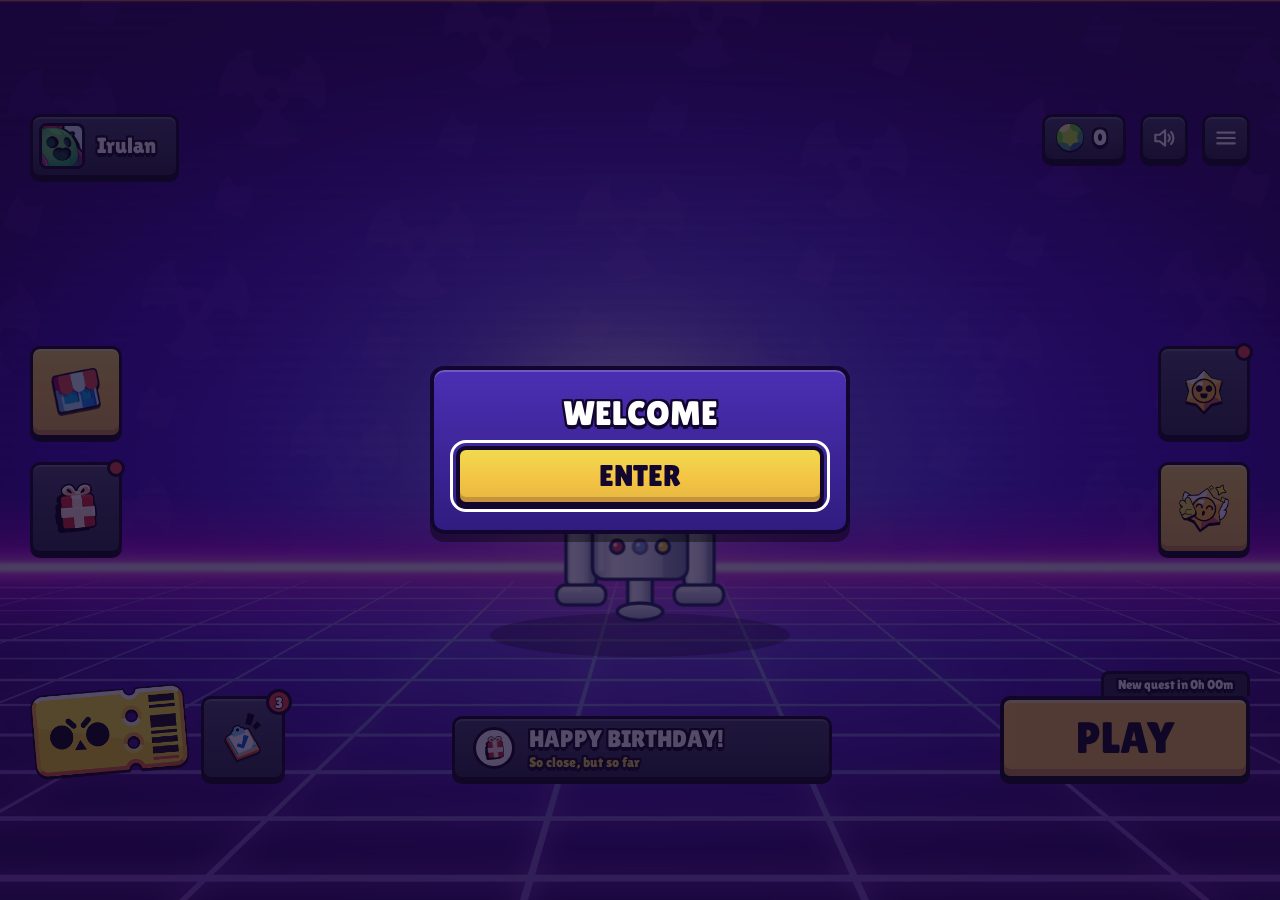
<file: index.html>
<!doctype html>
<html lang="en">
<head>
<meta charset="utf-8">
<meta name="viewport" content="width=device-width, initial-scale=1, viewport-fit=cover">
<title>R2-D2 Lobby</title>
<link href="https://fonts.googleapis.com/css2?family=Lilita+One&display=swap" rel="stylesheet">
<link rel="stylesheet" href="common.css">
<link rel="stylesheet" href="games/dodge.css">
<link rel="stylesheet" href="games/shell.css">
<style>
/* Lobby layout. Colours, icons, music and texts are all in config.js */
html,body{overflow:hidden;background:#231A36}
#bg{position:fixed;inset:0;background-size:cover;background-position:center}
body[data-mode="desktop"] #bg{background-image:linear-gradient(#5B4570,#3A2A52 55%,#231A36)}
body[data-mode="phone"] #bg{background-image:
  repeating-linear-gradient(45deg,rgba(255,255,255,.05) 0 2px,transparent 2px 46px),
  repeating-linear-gradient(-45deg,rgba(255,255,255,.05) 0 2px,transparent 2px 46px),
  linear-gradient(#2F6397,#4285B6 45%,#2F6397)}

#viewport{position:fixed;left:0;top:0;width:100vw;height:100vh;height:100dvh;overflow:hidden}
.stage{position:absolute;left:50%;top:50%;transform-origin:center center;display:none}
/* image slots (pass picture) */
.slot{position:relative;overflow:hidden;display:flex;align-items:center;justify-content:center}
.slot img{width:100%;height:100%;object-fit:cover;display:block}
.slot .ph{font-size:13px;line-height:1.1;text-align:center;color:rgba(0,0,0,.55);padding:6px;border:2px dashed rgba(0,0,0,.35);border-radius:6px;width:calc(100% - 12px);height:calc(100% - 12px);display:flex;align-items:center;justify-content:center}

/* R2 */
.r2btn{appearance:none;background:transparent;border:0;display:block}
.r2btn:active{transform:scale(.96)}
@keyframes bob{0%,100%{transform:translateY(0)}50%{transform:translateY(-8px)}}
@media (prefers-reduced-motion:reduce){.r2btn{animation:none}}
.r2btn img{display:block;width:100%;height:100%;object-fit:contain}
.r2wrap{position:relative}
.mini{position:absolute;z-index:2;filter:drop-shadow(0 4px 0 rgba(0,0,0,.35));pointer-events:none}
.mini .beep{display:block;padding:13px 16px 24px;background:#fff;color:#1d1e26;text-align:center;line-height:1.15;
  clip-path:polygon(0 14%,5% 0,95% 0,100% 14%,100% 70%,95% 82%,34% 82%,18% 100%,22% 82%,5% 82%,0 70%)}
.mini.pop{animation:pop .28s ease-out}
@keyframes pop{from{transform:scale(.75);opacity:0}to{transform:scale(1);opacity:1}}
.r2btn.hop svg,.r2btn.hop img{animation:hop .45s ease-out}
@keyframes hop{0%{transform:none}30%{transform:translateY(-14px) rotate(-5deg)}60%{transform:translateY(0) rotate(3deg)}100%{transform:none}}
@media (prefers-reduced-motion:reduce){.mini.pop,.r2btn.hop svg,.r2btn.hop img{animation:none}}

/* ================= DESKTOP (Brawl-style lobby) ================= */
#stageD{width:1280px;height:720px;--st:var(--bk);--side-gap:24px;--side-inset:30px;--side-size:92px}
.d-grid{position:relative;width:1280px;height:720px;padding:24px 30px 30px;display:grid;grid-template-columns:250px minmax(0,1fr) 250px;grid-template-rows:auto minmax(0,1fr) auto;column-gap:20px}
.d-panel{background:linear-gradient(var(--sl3),var(--sl) 50%,var(--sl2));border:3px solid var(--bk);border-radius:10px;box-shadow:inset 0 2px 0 rgba(255,255,255,.2),0 4px 0 var(--bk)}
.d-head{grid-column:1/-1;display:flex;align-items:flex-start;justify-content:space-between}
.d-prof{display:flex;align-items:center;gap:12px;padding:6px 20px 6px 6px}
.avatar{width:46px;height:46px;background:#D8F3FF;border:3px solid var(--bk);border-radius:8px;display:flex;align-items:center;justify-content:center; overflow: hidden;}
.d-hr{display:flex;gap:14px}
.d-sq{width:48px;height:48px;display:flex;align-items:center;justify-content:center}
.d-sq .ico{width:26px;height:26px}
/* the two side columns: same button size, same gap, same horizontal axis, mirrored inset (one set of variables per layout) */
.side{position:absolute;top:50%;transform:translateY(-50%);display:flex;flex-direction:column;gap:var(--side-gap);z-index:1}
.side.left{left:var(--side-inset)}.side.right{right:var(--side-inset)}
.side .btn{width:var(--side-size);height:var(--side-size)}
.side .btn .ico{width:calc(var(--side-size) * .54);height:calc(var(--side-size) * .54)}
body.labels .side .btn .ico{width:calc(var(--side-size) * .42);height:calc(var(--side-size) * .42)}
.badge.dot{min-width:18px;width:18px;height:18px;padding:0;font-size:0;top:-6px;right:-6px}
.fday{font-size:22px;margin:14px 0 8px}.fday:first-child{margin-top:0}
.fcard{position:relative;margin-bottom:10px;padding:12px 12px 10px;background:rgba(0,0,0,.25);border-radius:10px}
.fcard .fbody{max-height:min(34vh,15em);overflow-y:auto;scroll-behavior:smooth;-webkit-overflow-scrolling:touch}
.fcard .fbody.fade{-webkit-mask-image:linear-gradient(transparent,#000 14px,#000 calc(100% - 14px),transparent);mask-image:linear-gradient(transparent,#000 14px,#000 calc(100% - 14px),transparent)}
.ffr{margin:0 0 .6em;font-size:21px;line-height:1.4}
.fcard .mbtn.small{margin-top:6px;min-height:36px;font-size:15px}
.fclosed{position:relative;margin-bottom:10px}.fclosed .badge{top:-8px;right:-6px}
.fmore{margin-top:12px;opacity:.8}
.gphrase{font-size:30px;line-height:1.25;margin:8px 0 14px;text-align:center}
.gtrans{font-size:17px;line-height:1.3;opacity:.85;text-align:center;margin:0 0 10px}
.btn{position:relative;width:92px;height:92px;display:flex;flex-direction:column;align-items:center;justify-content:center;gap:4px}
.btn.dark{background:linear-gradient(#4A4E69,#3A3E55 50%,#2E3246);border:3px solid var(--bk);border-radius:10px;box-shadow:inset 0 2px 0 rgba(255,255,255,.2),0 4px 0 var(--bk)}
.btn.yellow{background:linear-gradient(var(--y2),var(--y) 55%,#E5B741);border:3px solid var(--bk);border-radius:10px;box-shadow:inset 0 -5px 0 var(--ye),inset 0 2px 0 rgba(255,255,255,.45),0 4px 0 var(--bk)}
.btn.locked{background:linear-gradient(#3C3F52,#32354A 50%,#292C3C);opacity:.9}
.btn .ico{width:50px;height:50px}
body.labels .btn .ico{width:38px;height:38px}
.btn .lbl{font-size:15px;--sw:3px}
.tag{position:absolute;top:-10px;right:-8px;padding:3px 7px 4px;background:var(--red);border:3px solid var(--bk);border-radius:6px;font-size:12px}
.d-center{grid-column:2;display:flex;flex-direction:column;align-items:center;justify-content:flex-end;min-width:0}
.d-center .r2wrap{width:190px;height:247px}
.d-center .mini{left:74%;top:-34px;width:210px}
.d-center .mini .beep{font-size:21px}
.d-r2{width:190px;height:247px}
.floor{width:300px;height:44px;margin-top:-24px;border-radius:50%;background:rgba(0,0,0,.3)}
.d-bottom{grid-column:1/-1;display:flex;align-items:flex-end;justify-content:space-between;gap:20px;padding-top:14px}
.d-passwrap{display:flex;align-items:flex-end;gap:12px}
.passbtn{appearance:none;background:none;border:0;display:flex;align-items:flex-end;gap:12px;text-align:left}
.d-pass-img{width:auto;height:96px;background:none;border:none;border-radius:10px;box-shadow:none}
.d-pass-info{display:block;width:176px;padding-bottom:4px}
.d-pass-info .ttl{display:block;font-size:17px;margin-bottom:8px}
.xpbar{display:block;position:relative;height:24px;background:var(--sl2);border:3px solid var(--bk);border-radius:8px;overflow:hidden}
.xpbar i{display:block;height:100%;width:0;background:linear-gradient(var(--y2),var(--y))}
.xpbar span{position:absolute;inset:0;display:flex;align-items:center;justify-content:center;font-size:14px}
.d-event{width:380px}
.d-event .bar{display:flex;align-items:center;gap:14px;height:64px;padding:0 18px;border-radius:10px}
.d-event .circ{width:42px;height:42px;border-radius:50%;background:#F9F9F9;border:3px solid var(--bk);display: flex; justify-content: center; align-items: center;}
.d-event .circ .ico{width:24px;height:24px}
.d-event .ttl{font-size:24px}.d-event .sub{margin-top:4px;font-size:14px;color:var(--y2)}
.d-play{width:250px;display:flex;flex-direction:column;align-items:flex-end}
a.btn{text-decoration:none;color:inherit}
.d-play .tab{padding:4px 14px 5px;background:var(--sl2);border:3px solid var(--bk);border-bottom:0;border-radius:8px 8px 0 0;font-size:13px}
.playbtn{width:100%;height:84px;background:var(--y);border:4px solid var(--bk);border-radius:10px;box-shadow:inset 0 -7px 0 var(--ye),inset 0 3px 0 rgba(255,255,255,.45),0 4px 0 var(--bk);color:var(--bk);font-size:44px;line-height:1;display:flex;align-items:center;justify-content:center}
.playbtn:active,.btn:active{transform:translateY(2px)}

/* ================= PHONE lobby (fluid, thumb zone: top bar / R2 / bottom tab bar). Only used when body[data-mode=phone] ================= */
#stageP{--st:var(--nv);left:0;top:0;width:100%;height:100%;transform:none!important;overflow:hidden}
.p-wrap{position:relative;width:100%;height:100%;display:flex;flex-direction:column;padding:env(safe-area-inset-top) env(safe-area-inset-right) 0 env(safe-area-inset-left)}
.p-top{padding:10px 12px 0;display:flex;flex-direction:column;gap:10px}
.p-row{display:flex;align-items:center;justify-content:space-between;gap:8px}
.p-panel{background:linear-gradient(var(--bl),var(--bl2));border:3px solid var(--cream);border-radius:10px;box-shadow:0 0 0 2px var(--nv),0 4px 0 var(--nv)}
.p-prof{flex:1 1 0;min-width:0;display:flex;align-items:center;gap:8px;padding:4px 12px 4px 4px;min-height:48px}
.p-prof .avatar{width:38px;height:38px;flex:none;border-color:var(--nv)}
.p-prof .t{font-size:19px;white-space:nowrap;overflow:hidden;text-overflow:ellipsis}
.p-coin{display:flex;align-items:center;gap:6px;height:48px;min-width:44px;padding:0 12px 0 8px;--st:var(--nv)}
.p-coin .ico{width:26px;height:26px}.p-coin .t{font-size:19px}
.p-ib{position:relative;width:48px;height:48px;flex:none;display:flex;align-items:center;justify-content:center}
.p-ib .ico{width:26px;height:26px}
.p-count{display:flex;align-items:center;gap:10px;padding:8px 14px;background:rgba(14,44,102,.55);border:3px solid rgba(14,44,102,.9);border-radius:10px}
.p-count .big{font-size:22px}.p-count .small{margin-top:2px;font-size:14px}.p-count .cup{width:32px;height:32px;flex:none}
.p-count .p-lvl{margin-left:auto;display:flex;align-items:center;gap:8px;min-width:0}
.p-count .track{width:min(26vw,110px);height:14px;background:var(--nv);border:3px solid var(--nv);border-radius:8px;overflow:hidden}
.p-count .track i{display:block;height:100%;width:0;background:linear-gradient(#6FB5FF,var(--bl))}
.p-mid{position:relative;flex:1 1 0;min-height:0}
.p-arena{position:absolute;inset:0;display:flex;flex-direction:column;align-items:center;justify-content:center}
.p-arena .r2wrap{width:clamp(96px,min(36vw,24dvh),150px);aspect-ratio:130/169;height:auto}
.p-r2{width:100%;height:100%}
.p-arena .mini{left:50%;transform:translateX(-50%);top:auto;bottom:calc(100% + 6px);width:min(70vw,240px);max-width:calc(100vw - 24px)}
.p-arena .mini .beep{font-size:15px;padding:10px 12px 16px}
.p-arena .floor{width:min(46vw,190px);height:26px;margin-top:-14px;background:rgba(14,44,102,.35)}
.p-fab{position:absolute;bottom:14px;display:flex;flex-direction:column;gap:14px}
.p-fab.l{left:14px}.p-fab.r{right:14px}
.p-fab .btn{position:relative;width:56px;height:56px;min-width:44px;border-radius:50%;padding:0;display:flex;align-items:center;justify-content:center}
.p-fab .btn .ico{width:30px;height:30px}.p-fab .badge{top:-6px;right:-6px;left:auto}
.p-nav{position:relative;display:flex;align-items:flex-end;background:linear-gradient(var(--nav1),var(--nav2));border-top:3px solid #2D3748;padding:0 4px env(safe-area-inset-bottom)}
.p-tab{position:relative;flex:1 1 0;min-width:44px;height:64px;display:flex;flex-direction:column;align-items:center;justify-content:center;gap:2px;background:transparent;border:0;color:#fff}
.p-tab .ico{width:30px;height:30px}
.p-tab .lbl{display:none;font-size:13px}body.plabels .p-tab .lbl{display:block}
.p-tab .badge{position:absolute;top:4px;right:calc(50% - 26px);left:auto;min-width:20px;height:20px;font-size:12px;background:#D91E3A;border:2px solid var(--cream)}
.p-tab.play{flex:1.25 1 0;height:78px;margin-top:-26px;border-radius:50% 50% 14px 14px / 40% 40% 14px 14px;background:var(--go);border:4px solid var(--cream);box-shadow:0 0 0 3px var(--nv),0 5px 0 var(--nv);justify-content:center;align-self:flex-end;margin-bottom:6px}
.p-tab.play .a{font-size:26px;line-height:1}.p-tab.play .b{display:none}
.p-quest{position:absolute;left:50%;transform:translateX(-50%);bottom:calc(100% + 34px - 3px);white-space:nowrap;padding:3px 12px 4px;background:var(--sl2);border:3px solid var(--bk);border-radius:8px;font-size:14px;pointer-events:none}
@media (max-height:620px){.p-arena .floor{display:none}.p-tab{height:56px}.p-tab.play{height:68px}.p-top{gap:6px}.p-count{padding:5px 12px}}
.d-hr .coinpill{height:48px}


/* ================= BIRTHDAY PASS (the path) ================= */
.pass-root{position:fixed;inset:0;z-index:15;display:flex;flex-direction:column;background:linear-gradient(#3A2088,#2C1572 35%,#1F0B59);--st:#12062F;--cw:196px;--th:210px;--bh:150px}
.pass-root[hidden]{display:none}
.pass-root::before{content:'';position:absolute;inset:0;pointer-events:none;background:repeating-linear-gradient(45deg,rgba(255,255,255,.04) 0 2px,transparent 2px 54px),repeating-linear-gradient(-45deg,rgba(255,255,255,.04) 0 2px,transparent 2px 54px)}
.ps-bar{position:relative;z-index:1;display:flex;align-items:center;gap:12px 16px;flex-wrap:wrap;padding:12px 20px;padding-top:max(12px,env(safe-area-inset-top));background:linear-gradient(#3A2088,#2C1572);border-bottom:4px solid #12062F}
.ps-btn{display:flex;align-items:center;justify-content:center;gap:8px;height:48px;min-width:48px;padding:0 12px;background:linear-gradient(#4A3AA8,#33227D 50%,#26185E);border:3px solid #12062F;border-radius:10px;box-shadow:inset 0 2px 0 rgba(255,255,255,.2),0 4px 0 #12062F}
.ps-btn .ico{width:28px;height:28px}
.ps-gems .t{font-size:22px}
.ps-title{display:flex;align-items:center;gap:12px;flex:1 1 0;min-width:0}
.ps-ticket{width:64px;height:46px;flex:none;border:3px solid #12062F;border-radius:8px;background:linear-gradient(#FFE766,#F4A23A)}
.ps-ticket .ph{padding:0;font-size:9px;width:calc(100% - 8px);height:calc(100% - 8px);border-width:1px}
.ps-h{font-size:24px;white-space:nowrap;overflow:hidden;text-overflow:ellipsis}
.ps-end{margin-top:6px;font-size:15px;color:#FFE766}
.ps-xp{display:flex;align-items:center;gap:10px}
.ps-xpl{font-size:20px}
.ps-xpbar{position:relative;width:210px;height:26px;background:#12062F;border:3px solid #12062F;border-radius:8px;overflow:hidden}
.ps-xpbar i{display:block;height:100%;background:linear-gradient(#8CC8FF,#3B83DF)}
.ps-xpbar span{position:absolute;inset:0;display:flex;align-items:center;justify-content:center;font-size:15px}
.ps-lvb{width:40px;height:40px;border-radius:50%;background:#12062F;border:3px solid #4A3AA8;display:flex;align-items:center;justify-content:center;font-size:20px}
.ps-body{position:relative;z-index:1;flex:1 1 auto;min-height:0;display:flex;gap:14px;padding:8px 14px 16px;align-items:center}
.ps-feat{flex:none;width:250px;align-self:stretch;margin:8px 0 16px;display:flex;flex-direction:column;align-items:center;gap:10px;padding:14px;text-align:center;border-radius:10px;
  background:linear-gradient(#4B2FB3,#301C80);border:3px solid #12062F;box-shadow:inset 0 2px 0 rgba(255,255,255,.2),0 6px 0 rgba(0,0,0,.35)}
.ps-ft{font-size:22px}
.ps-fimg{flex:1 1 auto;min-height:0;width:100%;display:flex;align-items:center;justify-content:center;border-radius:8px;background:radial-gradient(#8F6CFF,#4B2FB3);overflow:hidden}
.ps-fimg img{width:100%;height:100%;object-fit:contain}
.ps-fimg .ico{width:90px;height:90px}
.ps-fx{font-size:15px;line-height:1.25;color:#fff}
.ps-get{width:100%;height:56px;border-radius:10px;border:4px solid #12062F;background:linear-gradient(#F0DA50,#F4C444 55%,#E5B741);box-shadow:inset 0 -5px 0 #C6923B,0 4px 0 #12062F;font-size:28px;line-height:1;color:#12062F}
.ps-get[aria-disabled="true"]{filter:grayscale(.6);opacity:.75}
/* the final gift: a sealed box that opens into a golden ticket with the pickup barcode */
.ps-feat{position:relative;border-color:#12062F;background:linear-gradient(#5A37C9,#301C80);overflow:hidden}
.ps-feat::before{content:"";position:absolute;inset:0;background:linear-gradient(115deg,transparent 35%,rgba(255,226,122,.28) 50%,transparent 65%);transform:translateX(-120%);animation:fgSheen 3.6s ease-in-out infinite;pointer-events:none}
.ps-feat .ps-fimg{background:radial-gradient(#FFD86B,#B8741A 70%);box-shadow:inset 0 0 0 3px rgba(18,6,47,.5)}
@keyframes fgSheen{60%,100%{transform:translateX(120%)}}
.fg{position:fixed;inset:0;z-index:30;display:flex;align-items:center;justify-content:center;padding:max(14px,env(safe-area-inset-top)) 14px max(14px,env(safe-area-inset-bottom));overflow:auto;
  background:radial-gradient(ellipse at 50% 30%,#4B2A9E 0%,#24104F 55%,#120632 100%);color:#fff;-webkit-overflow-scrolling:touch}
.fg-x{position:fixed;top:max(12px,env(safe-area-inset-top));right:14px;z-index:2;width:46px;height:46px;border-radius:50%;border:3px solid #12062F;background:#2C1572;color:#fff;font-size:22px;line-height:1}
.fg-stars{position:fixed;inset:0;pointer-events:none;overflow:hidden}
.fg-stars i{position:absolute;width:var(--s);height:var(--s);border-radius:50%;background:#FFE27A;opacity:.0;animation:fgTw var(--d) ease-in-out var(--dl) infinite;box-shadow:0 0 8px #FFD86B}
@keyframes fgTw{0%,100%{opacity:0;transform:scale(.4)}50%{opacity:.9;transform:scale(1)}}
.fg-box{display:flex;flex-direction:column;align-items:center;gap:22px;text-align:center;border:0;background:none;color:#fff;font:inherit;-webkit-tap-highlight-color:transparent}
.fg-gift{position:relative;width:170px;height:170px;animation:fgBob 2.2s ease-in-out infinite}
.fg-gift b,.fg-gift u{position:absolute;display:block;text-decoration:none}
.fg-body{left:12px;right:12px;bottom:0;height:104px;border-radius:10px;border:4px solid #12062F;background:linear-gradient(#FFE27A,#E5A92E);box-shadow:inset 0 -8px 0 #C6823B}
.fg-body::after,.fg-lid::after{content:"";position:absolute;left:50%;top:0;bottom:0;width:26px;margin-left:-13px;background:linear-gradient(90deg,#FF6B8B,#E8365D);border-inline:3px solid #12062F}
.fg-lid{left:4px;right:4px;top:26px;height:50px;border-radius:10px;border:4px solid #12062F;background:linear-gradient(#FFEFA0,#F2BC3A);transition:transform .7s cubic-bezier(.3,1.6,.5,1),opacity .5s .3s}
.fg-bow{left:50%;top:0;width:70px;height:36px;margin-left:-35px;z-index:2;transition:transform .7s cubic-bezier(.3,1.6,.5,1),opacity .5s .3s}
.fg-bow::before,.fg-bow::after{content:"";position:absolute;top:2px;width:34px;height:30px;border:4px solid #12062F;background:#FF6B8B}
.fg-bow::before{left:0;border-radius:100% 0 100% 0}.fg-bow::after{right:0;border-radius:0 100% 0 100%}
.fg-box .fg-hint{font-size:24px;color:#FFE27A;animation:fgPulse 1.6s ease-in-out infinite}
.fg-box .fg-kick{font-size:17px;opacity:.85;letter-spacing:.14em;text-transform:uppercase}
@keyframes fgBob{50%{transform:translateY(-8px)}}@keyframes fgPulse{50%{opacity:.55}}
.fg.opening .fg-lid{transform:translateY(-190px) rotate(-18deg);opacity:0}.fg.opening .fg-bow{transform:translateY(-210px) rotate(14deg);opacity:0}
.fg.opening .fg-gift{animation:none}
.fg-ticket{position:relative;width:min(100%,400px);margin:auto;opacity:0;transform:translateY(40px) scale(.96);transition:opacity .8s ease,transform .9s cubic-bezier(.2,.9,.3,1.05)}
.fg-ticket.show{opacity:1;transform:none}
.fg-card{position:relative;border-radius:18px;padding:3px;background:linear-gradient(140deg,#FFF3B0,#E9B33A 30%,#9C5E14 55%,#FFE48A 80%,#C98A22);box-shadow:0 18px 50px rgba(0,0,0,.55),0 0 60px rgba(255,200,80,.25)}
.fg-in{position:relative;border-radius:15px;padding:20px 18px 16px;background:linear-gradient(#2B1668,#1A0B47);overflow:hidden}
.fg-in::before{content:"";position:absolute;inset:7px;border:1.5px solid rgba(255,226,122,.35);border-radius:11px;pointer-events:none}
.fg-in::after{content:"";position:absolute;top:0;bottom:0;width:60px;left:-80px;background:linear-gradient(100deg,transparent,rgba(255,236,160,.22),transparent);transform:skewX(-18deg);animation:fgSw 4.2s ease-in-out 1.2s infinite;pointer-events:none}
@keyframes fgSw{55%,100%{left:120%}}
.fg-k{font-size:15px;color:#FFE27A;letter-spacing:.16em;text-transform:uppercase}
.fg-h{margin:8px 0 6px;font-size:28px;line-height:1.1;color:#fff}
.fg-lead{margin:0 0 14px;font-size:15px;line-height:1.35;color:#E9DEFF;font-family:Georgia,"Times New Roman",serif;font-style:italic}
.fg-bc{position:relative;z-index:2;border-radius:12px;background:#fff;padding:6px;box-shadow:0 0 0 3px #E9B33A,0 0 0 6px #12062F}
.fg-bc img{display:block;width:100%;height:auto;image-rendering:auto}
.fg-code{margin:12px 0 2px;display:block;width:100%;border:0;background:none;color:#FFE27A;font-size:34px;letter-spacing:.2em;padding:6px 0 0 .2em;-webkit-tap-highlight-color:transparent}
.fg-cl{font-size:12px;opacity:.7;letter-spacing:.1em;text-transform:uppercase}
.fg-perf{position:relative;height:0;margin:14px -18px 12px;border-top:2px dashed rgba(255,226,122,.4)}
.fg-perf::before,.fg-perf::after{content:"";position:absolute;top:-12px;width:22px;height:22px;border-radius:50%;background:#1F0B59}
.fg-perf::before{left:-11px}.fg-perf::after{right:-11px}
.fg-info{display:grid;gap:9px;text-align:left;font-family:Georgia,"Times New Roman",serif;color:#F3ECFF}
.fg-row{display:flex;gap:10px;align-items:flex-start;font-size:14px;line-height:1.35}.fg-row small{display:block;font-size:11px;letter-spacing:.1em;text-transform:uppercase;color:#FFE27A;opacity:.9;font-family:inherit}
.fg-row .e{flex:none;width:24px;text-align:center;font-size:18px}
.fg-dl{color:#FFE27A;font-weight:bold}
.fg-tip{margin:12px 0 0;font-size:13px;line-height:1.35;color:#CDBFF0;font-family:Georgia,serif;text-align:center}
.fg-sign{margin:10px 0 0;font-size:24px;color:#FFE27A;text-align:center}
@media (max-width:420px){.fg-h{font-size:24px}.fg-code{font-size:28px}}
@media (prefers-reduced-motion:reduce){.ps-feat::before,.fg-gift,.fg-stars i,.fg-in::after,.fg-box .fg-hint{animation:none}.fg-ticket,.fg-lid,.fg-bow{transition:opacity .01s}.fg.opening .fg-lid,.fg.opening .fg-bow{transform:none}}

.ps-trackwrap{position:relative;flex:1 1 auto;min-width:0;align-self:stretch;display:flex;align-items:center}
.ps-track{display:flex;width:100%;overflow-x:auto;scrollbar-width:none;scroll-snap-type:x proximity;padding:8px 0 14px;-webkit-overflow-scrolling:touch}
.ps-track::-webkit-scrollbar{display:none}
.ps-col{flex:0 0 var(--cw);display:flex;flex-direction:column;align-items:center;scroll-snap-align:center}
.ps-card{position:relative;display:flex;flex-direction:column;align-items:center;justify-content:center;gap:6px;border-radius:8px;overflow:hidden;text-align:center;padding:0;color:#fff}
.ps-top{width:calc(var(--cw) - 40px);height:var(--th);padding:30px 8px 8px;background:linear-gradient(#DCCFFB,#B89DF5);border:3px solid #F1EBFF;box-shadow:0 0 0 3px #2A1A7C,0 6px 0 3px rgba(0,0,0,.35)}
.ps-top .plus{position:absolute;top:7px;left:0;right:0;font-size:15px;color:#4B2FB3;text-shadow:none;letter-spacing:.5px}
.ps-top .art{flex:1;display:flex;align-items:center;justify-content:center;width:100%;min-height:0}
.ps-top .art img{max-width:100%;max-height:100%;object-fit:contain}
.ps-top .art .ico{width:64px;height:64px;filter:drop-shadow(0 3px 0 #5B3FC4)}
.ps-top .nm{font-size:18px;line-height:1.05;padding-bottom:4px}
.ps-lock{position:absolute;top:6px;left:6px;width:30px;height:30px;border-radius:50%;background:#12062F;display:flex;align-items:center;justify-content:center}
.ps-lock .ico{width:18px;height:18px}
.ps-col.locked .ps-top,.ps-col.locked .ps-bot{filter:saturate(.55) brightness(.82)}
.ps-mid{position:relative;width:100%;height:64px;display:flex;align-items:center;justify-content:center}
.ps-mid::before{content:'';position:absolute;left:0;right:0;top:50%;height:10px;margin-top:-5px;background:#12062F}
.ps-mid.on::before{background:linear-gradient(#FFB347,#F28C1C)}
.ps-node{position:relative;width:46px;height:46px;border-radius:50%;display:flex;align-items:center;justify-content:center;font-size:22px;background:#12062F;border:3px solid #4A3AA8;color:#fff;line-height:1}
.ps-node.on{background:linear-gradient(#FFE766,#F4C444);border-color:#12062F}
.ps-bot{width:calc(var(--cw) - 50px);height:var(--bh);padding:10px 6px 8px;justify-content:space-between;background:linear-gradient(#4A86F2,#2A52C8);border:3px solid #12062F;box-shadow:inset 0 2px 0 rgba(255,255,255,.3),0 5px 0 rgba(0,0,0,.35)}
.ps-bot .gem{flex:1;display:flex;align-items:center;justify-content:center;min-height:0}
.ps-bot .gem .ico{width:54px;height:54px}
.ps-bot .gem img{max-height:70px;max-width:100%}
.ps-bot .amt{font-size:26px}
.ps-bot .stat{font-size:14px;line-height:1;padding:4px 9px 5px;border-radius:6px;background:rgba(0,0,0,.38);color:#fff}
.ps-bot.ready{box-shadow:0 0 0 3px #FFD84A,0 0 22px 4px rgba(255,216,74,.65)}
.ps-bot.ready .stat{background:linear-gradient(#FFE766,#F4C444);color:#12062F}
.ps-bot.done{filter:saturate(.7) brightness(.85)}
.ps-bot.done .stat{background:#2E8A12}
.ps-arr{position:absolute;top:50%;margin-top:-26px;z-index:2;width:44px;height:52px;display:flex;align-items:center;justify-content:center;background:rgba(18,6,47,.78);border:3px solid #4A3AA8;border-radius:10px}
.ps-arr.l{left:-6px}.ps-arr.r{right:-6px}
.ps-arr .ico{width:26px;height:26px}
.ps-arr.r .ico{transform:rotate(180deg)}
.ps-col{position:relative}
.ps-top{position:relative;z-index:1}
/* a step she can open now: it breathes, glows and shows a floating "!" (transform / opacity only) */
.ps-col.avail .ps-top{animation:psBreathe 1.6s ease-in-out infinite;will-change:transform}
.ps-glow{position:absolute;left:50%;top:-6px;width:calc(var(--cw) - 14px);height:calc(var(--th) + 12px);margin-left:calc((var(--cw) - 14px) / -2);border-radius:20px;z-index:0;pointer-events:none;
  background:radial-gradient(closest-side,rgba(255,226,122,.85),rgba(255,226,122,0));animation:psGlow 1.6s ease-in-out infinite}
.ps-bang{position:absolute;z-index:2;left:50%;top:-10px;margin-left:calc((var(--cw) - 40px) / 2 - 22px);font-size:26px;color:#FFE27A;pointer-events:none;animation:psBang 1.6s ease-in-out infinite}
@keyframes psBreathe{0%,100%{transform:scale(1)}50%{transform:scale(1.06)}}
@keyframes psGlow{0%,100%{opacity:.35;transform:scale(.96)}50%{opacity:1;transform:scale(1.08)}}
@keyframes psBang{0%,100%{transform:translateY(0);opacity:.85}50%{transform:translateY(-6px);opacity:1}}
@keyframes psGlowR{0%,100%{opacity:.35}50%{opacity:.9}}
/* opening: shake, flash, a burst of pieces, the icon pops */
.ps-top.shake{animation:psShake .4s linear}
@keyframes psShake{0%,100%{transform:translateX(0)}20%{transform:translateX(-4px) rotate(-1.5deg)}40%{transform:translateX(4px) rotate(1.5deg)}60%{transform:translateX(-3px)}80%{transform:translateX(3px)}}
.ps-top .art.pop{animation:psPop .38s ease-out}
@keyframes psPop{0%{transform:scale(.55)}65%{transform:scale(1.15)}100%{transform:scale(1)}}
@media (prefers-reduced-motion:reduce){
  .ps-col.avail .ps-top{animation:none}.ps-glow{animation:psGlowR 1.6s ease-in-out infinite}.ps-bang{animation:none}
  .ps-top.shake,.ps-top .art.pop,.ps-piece{animation:none}.ps-fxlayer{display:none}}
/* the letter */
.ps-pic{display:block;max-width:100%;max-height:240px;margin:0 auto 12px;border-radius:10px}
@media (max-width:820px){
  .ps-feat,.ps-arr{display:none}
  .pass-root{--cw:176px;--th:200px;--bh:140px}
  .ps-xp{width:100%;order:3}.ps-xpbar{flex:1 1 auto;width:auto}.ps-ticket{width:52px;height:38px}.ps-h{font-size:20px}.ps-btn{height:44px}
  .ps-bar{padding:10px 14px}
}
@media (max-height:520px){
  .pass-root{--cw:150px;--th:130px;--bh:100px}
  .ps-top .art .ico{width:40px;height:40px}.ps-mid{height:46px}.ps-node{width:38px;height:38px;font-size:18px}
  .ps-bar{padding:6px 14px;gap:8px 12px}.ps-btn{height:40px}.ps-xpbar{width:150px}
  .ps-bot .amt{font-size:20px}.ps-bot .gem .ico{width:34px;height:34px}.ps-feat{display:none}
}
</style>
<link rel="stylesheet" href="mobile.css">
</head>
<body data-mode="desktop">
<div id="bg"></div>
<div id="viewport">

<!-- ======================= DESKTOP ======================= -->
<div id="stageD" class="stage">
  <div class="d-grid">
    <div class="d-head">
      <div class="d-panel d-prof">
        <div class="avatar" data-dome="28"></div>
        <div class="t" style="font-size:22px" data-her></div>
      </div>
      <div class="d-hr">
        <button type="button" class="d-panel coinpill" data-action="bazaar" aria-label="Open the Bazaar"><span class="ico" data-icon="gem"></span><span class="t" data-coins>0</span></button>
        <button type="button" class="d-panel d-sq" data-action="sound" aria-label="Sound on or off"><span class="ico" data-icon="sound"></span></button>
        <button type="button" class="d-panel d-sq" data-action="menu" aria-label="Menu"><span class="ico" data-icon="menu"></span></button>
      </div>
    </div>

    <div class="side left">
      <button type="button" class="btn yellow" data-action="bazaar" aria-label="Bazaar">
        <!-- ICON SLOT: CONFIG.icons.bazaar -->
        <span class="ico" data-icon="bazaar"></span><span class="lbl t">Bazaar</span>
      </button>
      <button type="button" class="btn dark" data-action="gift" aria-label="Daily Gift">
        <!-- ICON SLOT: CONFIG.icons.gift -->
        <span class="ico" data-icon="gift"></span><span class="lbl t">Daily Gift</span><span class="badge red dot" data-badge="gift">1</span>
      </button>
    </div>

    <div class="d-center">
      <div class="r2wrap">
        <div class="mini" aria-live="polite"><span class="beep"></span></div>
        <button type="button" class="r2btn d-r2" data-action="r2" aria-label="Tap R2-D2" data-r2></button>
      </div>
      <div class="floor"></div>
    </div>

    <div class="side right">
      <button type="button" class="btn dark" data-action="facts" aria-label="Facts about him">
        <!-- ICON SLOT: CONFIG.icons.facts -->
        <span class="ico" data-icon="facts"></span><span class="lbl t">Facts</span><span class="badge red dot" data-badge="facts">1</span>
      </button>
      <a class="btn yellow" data-action="platform" role="button" tabindex="0" aria-label="Platform">
        <!-- ICON SLOT: CONFIG.icons.platform (link: CONFIG.links.platform) -->
        <span class="ico" data-icon="platform"></span><span class="lbl t" data-platform-label>Platform</span>
      </a>
    </div>

    <div class="d-bottom">
      <div class="d-passwrap">
        <button type="button" class="passbtn" data-action="pass" aria-label="Open Birthday Pass progress">
          <!-- IMAGE SLOT: CONFIG.passImage (click opens the progress window) -->
          <span class="slot d-pass-img" data-slot="pass"></span>
          
        </button>
        <button type="button" class="btn dark" style="width:84px;height:84px" data-action="quests" aria-label="Quests">
          <!-- ICON SLOT: CONFIG.icons.quests -->
          <span class="ico" data-icon="quests"></span><span class="lbl t">Quests</span><span class="badge red" data-badge="quests">3</span>
        </button>
      </div>
      <div class="d-event">
        <div class="d-panel bar">
          <div class="circ"><span class="ico" data-icon="gift" data-dark></span></div>
          <div><div class="t ttl" data-cd-title>BIRTHDAY IN</div><div class="t sub">So close, but so far</div></div>
        </div>
      </div>
      <div class="d-play">
        <div class="tab t">New quest in <span data-nextquest></span></div>
        <button type="button" class="playbtn" data-action="play" aria-label="Play, game modes">PLAY</button>
      </div>
    </div>
  </div>
</div>

<!-- ======================= PHONE ======================= -->
<div id="stageP" class="stage">
  <div class="p-wrap">
    <div class="p-top">
      <div class="p-row">
        <div class="p-panel p-prof"><div class="avatar" data-dome="26"></div><div class="t" data-her></div></div>
        <button type="button" class="p-panel p-coin" data-action="bazaar" aria-label="Open the Bazaar"><span class="ico" data-icon="gem"></span><span class="t" data-coins>0</span></button>
        <button type="button" class="p-panel p-ib" data-action="sound" aria-label="Sound on or off"><span class="ico" data-icon="sound"></span></button>
        <button type="button" class="p-panel p-ib" data-action="menu" aria-label="Menu"><span class="ico" data-icon="menu"></span></button>
      </div>
      <div class="p-count">
        <span class="ico cup" data-icon="cup"></span>
        <div><div class="t big" data-cd-big>7 DAYS</div><div class="t small" data-cd-small>until your birthday</div></div>
        <div class="p-lvl"><div class="track"><i data-passfill></i></div><div class="t" data-level>1</div></div>
      </div>
    </div>

    <div class="p-mid">
      <div class="p-arena">
        <div class="r2wrap">
          <div class="mini" aria-live="polite"><span class="beep"></span></div>
          <button type="button" class="r2btn p-r2" data-action="r2" aria-label="Tap R2-D2" data-r2></button>
        </div>
        <div class="floor"></div>
      </div>
      <div class="p-fab l"><button type="button" class="btn dark" data-action="facts" aria-label="Facts about him"><span class="ico" data-icon="facts"></span><span class="badge red dot" data-badge="facts">1</span></button></div>
      <div class="p-fab r"><a class="btn yellow" data-action="platform" role="button" tabindex="0" aria-label="Platform"><span class="ico" data-icon="platform"></span></a></div>
    </div>

    <div class="p-nav">
      <button type="button" class="p-tab" data-action="bazaar" aria-label="Bazaar"><span class="ico" data-icon="bazaar"></span><span class="lbl t">Bazaar</span></button>
      <button type="button" class="p-tab" data-action="quests" aria-label="Quests"><span class="ico" data-icon="quests"></span><span class="lbl t">Quests</span><span class="badge" data-badge="quests">3</span></button>
      <button type="button" class="p-tab play" data-action="play" aria-label="Play, game modes"><span class="t p-quest">New quest in <span data-nextquest></span></span><span class="t a">PLAY</span></button>
      <button type="button" class="p-tab" data-action="pass" aria-label="Birthday Pass"><span class="ico" data-icon="passClosed"></span><span class="lbl t">Pass</span><span class="badge dot" data-badge="pass">1</span></button>
      <button type="button" class="p-tab" data-action="gift" aria-label="Daily Gift"><span class="ico" data-icon="gift"></span><span class="lbl t">Gift</span><span class="badge dot" data-badge="gift">1</span></button>
    </div>
  </div>
</div>

</div>
<div id="passRoot" class="pass-root" hidden role="dialog" aria-modal="true" aria-label="Birthday Pass"></div>
<div id="modalRoot" class="modal-root" hidden></div>

<div id="splash" class="welcome" role="dialog" aria-modal="true" aria-label="Welcome" hidden>
  <div class="welcome-card">
    <div class="t welcome-h" data-splash-title></div>
    <button type="button" class="welcome-go" id="splashGo"></button>
  </div>
</div>
</div>

<script src="config.js"></script>
<script src="lib/registry.js"></script>
<script src="content/settings.js"></script>
<script src="content/economy.js"></script>
<script src="content/quiz.js"></script>
<script src="content/shop.js"></script>
<script src="content/final.js"></script>
<script src="content/phrases.js"></script>
<script src="content/games.js"></script>
<script src="lib/core.js"></script>
<script src="lib/brain.js"></script>
<script src="lib/voice.js"></script>
<script src="lib/sfx.js"></script>
<script src="common.js"></script>
<script src="lib/r2.js"></script>
<script src="lib/fx.js"></script>
<script src="games/shell.js"></script>
<script>
(function () {
let rewards = null;                       // the reward API (received once, never global)
R2.attach(api => {
  rewards = api;
  Shell.init({ rewards: api, dev: R2.dev, gain: (g, x) => gain(g, x), onMusic: (open, own) => {
    ['viewport', 'passRoot', 'modalRoot'].forEach(id => { const el = document.getElementById(id); if (el) el.inert = !!open; });       // the lobby under a game cannot be clicked, focused or reached with Enter / Space
    if (open && document.activeElement && document.activeElement.blur) document.activeElement.blur();
    dodgeOpen = open && own; syncMusic(); },     // the lobby music pauses only if the mode has its own
    onClose: () => { updateUI(); MODALS.play(); } });
});
/* ============================================================
   Lobby code. Everything you edit is in config.js
   ============================================================ */
let started = false, bazaarOpen = false, dodgeOpen = false;
const passRoot = $('#passRoot');
const passClaimed = () => R2.passClaimed();
let lastCounted = -1e9, r2 = null;

/* ---------- drawn R2 (3D look) and avatar ---------- */
const r2Markup = uid => R2Char.markup(uid);       // the drawing is in lib/r2.js (it moves in parts)
function domeMarkup(size) {
  return `<svg width="${size}" height="${size}" viewBox="0 0 60 60" aria-hidden="true"><path d="M8 42 A22 22 0 0 1 52 42 Z" fill="#E8EDF5" stroke="#1B2B5A" stroke-width="4" stroke-linejoin="round"/><path d="M30 20 A22 22 0 0 0 8 42 L30 42 Z" fill="#2F6FD0" stroke="#1B2B5A" stroke-width="4" stroke-linejoin="round"/><circle cx="30" cy="32" r="5" fill="#12224F"/><circle cx="30" cy="32" r="2.5" fill="#E63946"/></svg>`;
}


/* ---------- Birthday Pass: the path ---------- */
const P = () => Object.assign({}, CONFIG.pass, { tiers: R2.passTiers() });
const passSeen = () => store.get('passSeen', []);
function tierReached(i) { const t = P().tiers[i - 1]; return !!t && getXp() >= t.xp && passDay() >= i; }
function passLevel() { let n = 0; for (let i = 1; i <= P().tiers.length; i++) { if (tierReached(i)) n = i; else break; } return n; }
function needText(i) {
  const t = P().tiers[i - 1];
  return passDay() < i ? `Unlocks ${dayLabel(i - 1)}` : `${Math.max(0, t.xp - getXp())} more XP needed. Complete quests!`;
}
function fillSlots(root) {
  $$('[data-slot="pass"]', root).forEach(el => {
    el.innerHTML = CONFIG.passImage ? `<img src="${esc(CONFIG.passImage)}" alt="" draggable="false">` : '<span class="ph">YOUR IMAGE</span>';
  });
}
function renderPass() {
  const tiers = P().tiers, total = tiers.length, lvl = passLevel(), claimed = passClaimed(), xp = getXp(), day = passDay();
  const prev = lvl ? tiers[lvl - 1].xp : 0, next = tiers[lvl];
  const pct = next ? Math.max(0, Math.min(100, (xp - prev) / (next.xp - prev) * 100)) : 100;
  const old = $('.ps-track', passRoot), keep = old ? old.scrollLeft : null;
  const cols = tiers.map((t, k) => {
    const i = k + 1, reached = tierReached(i), isClaimed = claimed.includes(i);
    const avail = reached && !isClaimed, topArt = stepIcon(i, isClaimed);
    const gemArt = t.rewardImage ? `<img src="${esc(t.rewardImage)}" alt="">` : `<span class="ico">${iconHTML('gem')}</span>`;
    const stat = isClaimed ? '&#10003; CLAIMED' : (reached ? 'CLAIM' : esc(day < i ? 'Unlocks ' + dayLabel(i - 1) : (t.xp - xp) + ' XP to go'));
    const bstate = isClaimed ? 'done' : (reached ? 'ready' : '');
    return `<div class="ps-col ${reached ? 'reached' : 'locked'}${avail ? ' avail' : ''}" data-tier="${i}">
      ${avail ? '<span class="ps-glow" aria-hidden="true"></span>' : ''}
      <button type="button" class="ps-card ps-top" data-psurprise="${i}" aria-label="${reached ? esc(t.top) : 'Locked surprise ' + i}">
        <span class="plus t">SURPRISE</span>${reached ? '' : `<span class="ps-lock"><span class="ico">${iconHTML('soon')}</span></span>`}
        <span class="art">${topArt}</span><span class="nm t">${esc(reached ? t.top : '???')}</span></button>
      ${avail ? '<span class="ps-bang t" aria-hidden="true">!</span>' : ''}
      <div class="ps-mid ${lvl >= i ? 'on' : ''}"><span class="ps-node t ${reached ? 'on' : ''}">${i}</span></div>
      <button type="button" class="ps-card ps-bot ${bstate}" data-ptier="${i}" aria-label="Reward ${i}: ${t.reward} ${esc(CONFIG.currency.name)}">
        <span class="gem">${gemArt}</span><span class="amt t">${t.reward}</span><span class="stat">${stat}</span></button>
    </div>`;
  }).join('');
  const f = P().featured || {};
  const fArt = f.image ? `<img src="${esc(f.image)}" alt="">` : `<span class="ico">${iconHTML('gift')}</span>`;
  passRoot.innerHTML = `
    <div class="ps-bar">
      <button type="button" class="ps-btn" data-pclose aria-label="Close the Birthday Pass"><span class="ico" data-icon="back"></span></button>
      <div class="ps-title"><span class="slot ps-ticket" data-slot="pass"></span>
        <div><div class="t ps-h">${esc(P().title)}</div><div class="t ps-end">Ends in <span data-pass-end></span></div></div></div>
      <div class="ps-xp"><span class="t ps-xpl">XP</span><div class="ps-xpbar"><i style="width:${pct}%"></i><span class="t">${next ? xp + ' / ' + next.xp : 'MAX'}</span></div><span class="t ps-lvb">${Math.min(lvl + 1, total)}</span></div>
      <div class="ps-btn ps-gems" aria-label="Your gems"><span class="ico" data-icon="gem"></span><span class="t" data-coins>0</span></div>
    </div>
    <div class="ps-body">
      <aside class="ps-feat"><div class="t ps-ft">${esc(f.title || '')}</div><div class="ps-fimg">${fArt}</div><div class="ps-fx">${esc(f.text || '')}</div>
        <button type="button" class="ps-get" data-pfinal aria-disabled="${tierReached(total) ? 'false' : 'true'}">${window.FINAL_REVEAL ? 'OPEN' : 'GET'}</button></aside>
      <div class="ps-trackwrap">
        <button type="button" class="ps-arr l" data-parrow="-1" aria-label="Scroll left"><span class="ico" data-icon="back"></span></button>
        <div class="ps-track">${cols}</div>
        <button type="button" class="ps-arr r" data-parrow="1" aria-label="Scroll right"><span class="ico" data-icon="back"></span></button>
      </div>
    </div>`;
  fillSlots(passRoot); fillIcons(passRoot); fixStepIcons(passRoot); refreshCoins(); tick();
  const tr = $('.ps-track', passRoot);
  tr.addEventListener('wheel', e => { if (Math.abs(e.deltaY) > Math.abs(e.deltaX)) { tr.scrollLeft += e.deltaY; e.preventDefault(); } }, { passive: false });
  if (keep !== null) tr.scrollLeft = keep;
  else { const c = $(`[data-tier="${Math.max(1, Math.min(total, lvl + (lvl < total ? 1 : 0)))}"]`, tr); if (c) tr.scrollLeft = c.offsetLeft - tr.clientWidth / 2 + c.offsetWidth / 2; }
}
let passFocus = null;
function openPass() { R2.bus.emit('pass:open'); passFocus = document.activeElement; passRoot.hidden = false; renderPass(); const b = $('[data-pclose]', passRoot); if (b) b.focus(); }
function closePass() { passRoot.hidden = true; passRoot.innerHTML = ''; if (passFocus && passFocus.focus) passFocus.focus(); }

/* ---------- dates and progress ---------- */
const startMs = () => +new Date(CONFIG.startDate);
const passDay = () => R2.day();      // the trusted day (server time), see common.js
function parts(ms) {
  const s = Math.max(0, Math.floor(ms / 1000));
  return { d: Math.floor(s / 86400), h: Math.floor(s % 86400 / 3600), m: Math.floor(s % 3600 / 60), s: s % 60 };
}
function setBadge(name, n) { $$(`[data-badge="${name}"]`).forEach(el => { el.textContent = n; el.hidden = !n; }); }
function updateUI() {
  const day = passDay(), lvl = passLevel(), total = P().tiers.length;
  $$('[data-day]').forEach(el => el.textContent = day);
  $$('[data-level]').forEach(el => el.textContent = lvl);
  $$('[data-total]').forEach(el => el.textContent = total);
  $$('[data-her]').forEach(el => el.textContent = CONFIG.herName);
  $$('[data-passfill]').forEach(el => el.style.width = (lvl / total * 100) + '%');
  setBadge('gift', R2.giftPending() ? 1 : 0);
  setBadge('facts', R2.unreadFacts() ? 1 : 0);
  $$('.xpbar .t').forEach(el => el.textContent = lvl + ' / ' + total);
  setBadge('quests', qToDo());
  refreshCoins();
  if (!passRoot.hidden) renderPass();
}
function tick() {
  const left = +new Date(CONFIG.birthday) - R2.now(), done = left <= 0, p = parts(left);
  $$('[data-cd-title]').forEach(el => el.textContent = done ? 'HAPPY BIRTHDAY!' : `BIRTHDAY IN ${p.d}D ${p.h}H ${pad(p.m)}M`);
  $$('[data-cd-big]').forEach(el => el.textContent = done ? 'TODAY!' : (p.d >= 1 ? `${p.d} ${p.d === 1 ? 'DAY' : 'DAYS'}` : `${p.h}H ${pad(p.m)}M`));
  $$('[data-cd-small]').forEach(el => el.textContent = done ? 'happy birthday' : `${p.h}h ${pad(p.m)}m ${pad(p.s)}s until your birthday`);
  $$('[data-pass-end]').forEach(el => el.textContent = done ? 'now' : `${p.d}d ${p.h}h ${pad(p.m)}m`);
  const q = parts(R2.timeUntil(Math.max(1, R2.day()) + 1));
  $$('[data-nextquest]').forEach(el => el.textContent = `${q.h}h ${pad(q.m)}m`);
}

/* ---------- R2 ---------- */
function showPhrase() {}                       // R2 now speaks through lib/r2.js (content/phrases.js)
function tapR2() {
  const tt = performance.now(); if (tt - lastCounted >= 250) { lastCounted = tt; qAdd('taps'); }     // taps faster than 250 ms do not count for the quest
  r2.tap(); updateUI();
  if (!started) { started = true; syncMusic(); }
}

/* ---------- music: lobby track plays only while the lobby is visible and the Bazaar is closed ---------- */
const music = makeMusic(CONFIG.music, 'lastTrack', CONFIG.musicVolume, CONFIG.musicRotate);
function syncMusic() {
  const should = started && !document.hidden && !bazaarOpen && !dodgeOpen && !isMuted();
  if (should) music.play(); else music.pause();
}
function paintSound() {
  $$('[data-action="sound"] .ico').forEach(el => { el.innerHTML = isMuted() && !CONFIG.icons.sound ? DEFAULT_ICONS.mute : iconHTML('sound'); });
  $$('[data-action="sound"]').forEach(el => el.style.opacity = isMuted() ? .7 : 1);
}
function toggleSound() { store.set('muted', !isMuted()); paintSound(); syncMusic(); }
function hideSplash() { $('#splash').hidden = true; started = true; Sfx.unlock(); syncMusic(); r2.greet(); }     // the ENTER tap plays the click sound by itself (see common.js)

/* ---------- windows ---------- */
const reward = n => `<span class="cin">+${n} <span class="ico">${iconHTML('gem')}</span></span>`;
const MODALS = {
  pass() { openPass(); },
  quests() {
    const rows = R2.quests().map(q => {
      const s = qState(q), done = s.v >= q.goal;
      let act;
      if (s.claimed) act = '<small>Claimed</small>';
      else if (done) act = `<button type="button" class="mbtn small" data-qclaim="${esc(q.id)}">Claim ${reward(q.reward)}</button>`;
      else if (q.type === 'manual') act = `<button type="button" class="mbtn small grey" data-qmanual="${esc(q.id)}">I did it</button>`;
      else act = `<small>${reward(q.reward)} &middot; ${q.xp || 0} XP</small>`;
      return `<div class="mrow"><div class="num">${s.claimed ? '&#10003;' : ''}</div><div class="tx"><b>${esc(q.text)}</b><small>${s.v} / ${q.goal} &middot; ${q.daily ? 'daily' : 'one time'}</small></div><div class="act">${act}</div></div>`;
    }).join('');
    openModal('Quests', `${rows ? '' : '<p class="mnote">No quests yet. Check back soon!</p>'}<p class="mnote">Complete quests to earn ${esc(CONFIG.currency.name)} and XP. XP fills the Birthday Pass path; ${esc(CONFIG.currency.name)} are spent in the Bazaar.</p>${rows}`);
  },
  facts() {
    const days = R2.factDays().slice().reverse();                      // newest day first
    const html = days.map(d => `<div class="fday t">Day ${d.day}</div>${d.facts.map(factCard).join('')}`).join('') || '<p class="mnote">Nothing here yet. Come back soon.</p>';
    openModal('Facts about him', html + (R2.day() < 7 ? '<p class="mnote fmore">More facts tomorrow</p>' : ''));   // later days are not listed, only this line
    fadeFacts();
  },
  gift() {
    const G = CONFIG.economy.dailyGift;
    const rows = R2.giftDays().reverse().map(n => {
      const done = R2.has('gift:' + n);
      const act = done ? `<button type="button" class="mbtn small grey" data-gopen="${n}">Open</button>` : `<button type="button" class="mbtn small" data-claim="${n}">Claim</button>`;
      return `<div class="mrow"><div class="num">${n}</div><div class="tx"><b>Day ${n} gift</b><small>${done ? 'Claimed' : '+' + G.gems + ' ' + esc(CONFIG.currency.name) + ' &middot; +' + G.xp + ' XP &middot; a message'}</small></div><div class="act">${act}</div></div>`;
    }).join('');
    openModal('Daily Gift', `${rows || '<p class="mnote">Today\'s gift is not ready yet. Come back soon.</p>'}`);
  },
  giftView(n) {
    const p = R2.giftPhrase(n); if (!p) return;                 // the message exists in the page only after she claimed it
    const show = store.get('giftTr', true);
    openModal('Day ' + n + ' gift', `<p class="gphrase">${esc(p.fr)}</p>${p.ru ? `<div id="gtr" ${show ? '' : 'hidden'}><p class="gtrans">${esc(p.ru)}</p></div><button type="button" class="mbtn small grey" data-gtoggle>${show ? 'Hide translation' : 'Show translation'}</button>` : ''}<button type="button" class="mbtn" data-close style="margin-top:12px">Nice!</button>`);
  },
  soon() { openModal('Coming soon', '<p class="mnote">Something is being built here. Come back later.</p>'); },
  play() {
    const fmtCd = ms => { const t = Math.ceil(ms / 1000), d = Math.floor(t / 86400), h = Math.floor(t % 86400 / 3600), m = Math.floor(t % 3600 / 60), sc = t % 60; return (d ? d + 'd ' : '') + pad(h) + ':' + pad(m) + ':' + pad(sc); };
    const cards = R2.games.list().map(g => {
      const n = g.unlockDay || 1, diff = `<span class="gdiff ${g.difficulty}">${g.difficulty[0].toUpperCase() + g.difficulty.slice(1)}</span>`;
      if (!R2.isUnlocked(n)) return `<div class="mcard locked gm">${Shell.icon(g, true)}${diff}<br>???<small>Opens Day ${n}<br><span data-cd="${n}">${fmtCd(R2.timeUntil(n))}</span></small></div>`;
      const m = R2.mode(g.id), best = m.best ? 'Best ' + m.best : '';
      return `<button type="button" class="mcard gbtn gm" data-gmode="${esc(g.id)}">${Shell.icon(g)}${diff}<br>${esc(g.name)}<div class="gst">${Shell.starsHTML(m.stars || 0)}</div><small data-mstat="${esc(g.id)}">${best || '&nbsp;'}</small></button>`;
    }).join('');
    openModal('Game modes', `<div class="mgrid">${cards}</div>`); fillIcons(modalRoot());
    R2.games.list().filter(g => R2.isUnlocked(g.unlockDay || 1)).forEach(g => R2.games.load(g.id).then(r => {        // code is fetched only for days that have come
      if (!r.ok && r.reason === 'soon') { const c = $(`[data-gmode="${g.id}"]`, modalRoot()); if (c) { c.disabled = true; c.classList.add('locked'); $('[data-mstat]', c).textContent = 'Coming soon'; } }
    }));
    const tmr = setInterval(() => { const els = $$('[data-cd]', modalRoot()); if (!els.length) return clearInterval(tmr); els.forEach(el => { el.textContent = fmtCd(R2.timeUntil(+el.dataset.cd)); }); if (R2.isUnlocked(+els[0].dataset.cd)) { clearInterval(tmr); MODALS.play(); } }, 1000);
  },
  menu() {
    const vols = [['master', 'Master'], ['music', 'Music'], ['sfx', 'Effects'], ['voice', 'R2 voice']].map(([k, n]) =>
      `<div class="mrow"><div class="vol"><b>${n}</b><input type="range" class="mrange" min="0" max="100" value="${Math.round(Sfx.level(k) * 100)}" data-vol="${k}" aria-label="${n} volume"></div></div>`).join('');
    openModal('Menu', `<button type="button" class="mbtn" data-toggle-sound>${isMuted() ? 'Sound: off' : 'Sound: on'}</button>
      <div style="margin-top:12px">${vols}</div>
      <div class="mrow"><div class="vol"><b>R2 motion</b><div class="row-flex">${['calm', 'normal', 'lively'].map(k => `<button type="button" class="mbtn small${store.get('motion', CONFIG.r2Motion.level) === k ? '' : ' grey'}" data-motion="${k}">${k[0].toUpperCase() + k.slice(1)}</button>`).join('')}</div></div></div>
      <p class="mnote" style="margin-top:14px">Your ${esc(CONFIG.currency.name)} and progress are saved in this browser. To move them to another phone or browser, copy the backup code and paste it there.</p>
      <textarea id="saveBox" class="mbox" readonly rows="3">${esc(exportSave())}</textarea>
      <button type="button" class="mbtn small grey" data-copy style="margin-top:6px">Copy my backup code</button>
      <textarea id="loadBox" class="mbox" rows="2" placeholder="Paste a backup code here" style="margin-top:12px"></textarea>
      <button type="button" class="mbtn small" data-load style="margin-top:6px">Restore</button>
      ${R2.dev ? '<button type="button" class="mbtn" data-devgrant style="margin-top:14px">DEV: +1000 Gems, +500 XP</button><button type="button" class="mbtn grey" data-devaudit style="margin-top:10px">DEV: economy audit</button><button type="button" class="mbtn grey" data-reset style="margin-top:14px">DEV: reset this test save</button>' : ''}`);
  }
};
function dayLabel(i) { return new Date(startMs() + i * 864e5).toLocaleDateString('en-GB', { day: 'numeric', month: 'short', timeZone: 'Europe/Paris' }); }

/* ---------- Birthday Pass step icons: closed = sealed envelope, opened = one R2 picture per day (all drawn, replaceable) ---------- */
const _sv = b => `<svg viewBox="0 0 64 64" aria-hidden="true">${b}</svg>`;
const _g = '<g stroke="#12062F" stroke-width="3.5" stroke-linejoin="round" stroke-linecap="round">';
const _hl = (d, c) => `<path d="${d}" fill="none" stroke="${c || '#fff'}" stroke-width="2.5" stroke-linecap="round" opacity=".75"/>`;
const PASS_CLOSED = _sv(`${_g}<rect x="7" y="15" width="50" height="36" rx="5" fill="#F6E7B4"/><path d="M7 20l25 19 25-19" fill="#F2D06B"/><circle cx="32" cy="38" r="8" fill="#E8403A"/></g><path d="M32 33.5l1.7 3.4 3.8.5-2.8 2.6.7 3.7-3.4-1.8-3.4 1.8.7-3.7-2.8-2.6 3.8-.5z" fill="#FFE27A"/>${_hl('M12 24v20')}`);
const PASS_OPEN = [
  /* 1 antenna with signal waves */ _sv(`${_g}<rect x="18" y="46" width="28" height="11" rx="3" fill="#4A86F2"/><path d="M32 46V25" fill="none"/><circle cx="32" cy="20" r="6" fill="#F4C444"/></g><path d="M20 13a13 13 0 0 0 0 14M12 8a20 20 0 0 0 0 24M44 13a13 13 0 0 1 0 14M52 8a20 20 0 0 1 0 24" fill="none" stroke="#6FD0FF" stroke-width="3.5" stroke-linecap="round"/>${_hl('M23 50h9')}`),
  /* 2 escape pod */ _sv(`${_g}<path d="M32 5c11 8 13 24 10 36H22c-3-12-1-28 10-36z" fill="#E4EAF5"/><path d="M22 34l-9 11 10-2z" fill="#E8403A"/><path d="M42 34l9 11-10-2z" fill="#E8403A"/><circle cx="32" cy="22" r="6" fill="#5B9BFF"/><path d="M26 41l6 15 6-15z" fill="#FF8A1F"/></g>${_hl('M27 12c-3 6-3 12-2 17')}`),
  /* 3 twin suns */ _sv(`${_g}<circle cx="24" cy="30" r="14" fill="#FFD21F"/><circle cx="46" cy="44" r="9" fill="#FF8A1F"/></g><path d="M24 7v5M24 48v5M3 30h5M40 30h5M9 15l3 3M39 15l-3 3M9 45l3-3" stroke="#12062F" stroke-width="3" stroke-linecap="round"/>${_hl('M17 25a9 9 0 0 1 6-5')}`),
  /* 4 hologram projector */ _sv(`<path d="M28 46L14 12h36L36 46z" fill="#6FD0FF" opacity=".6"/>${_g}<path d="M12 57h40l-6-12H18z" fill="#4A4E69"/><rect x="26" y="45" width="12" height="4" rx="1" fill="#6FD0FF"/><path d="M32 14l3 6 6.5 1-4.7 4.5 1.1 6.5L32 29l-5.9 3 1.1-6.5L22.5 21l6.5-1z" fill="#FFE27A" stroke-width="2.5"/></g>`),
  /* 5 blueprint scroll */ _sv(`${_g}<path d="M12 14h40v32H12z" fill="#4A86F2"/><ellipse cx="12" cy="30" rx="5" ry="16" fill="#F6E7B4"/><ellipse cx="52" cy="30" rx="5" ry="16" fill="#F6E7B4"/></g>${_hl('M21 23h22M21 31h14M21 39h19')}<circle cx="44" cy="34" r="5" fill="none" stroke="#FFE27A" stroke-width="2.5"/>`),
  /* 6 tiny droid */ _sv(`${_g}<rect x="19" y="30" width="26" height="22" rx="4" fill="#E4EAF5"/><path d="M19 30a13 13 0 0 1 26 0z" fill="#fff"/><circle cx="32" cy="23" r="4" fill="#E8403A"/><rect x="23" y="52" width="7" height="5" rx="2" fill="#4A86F2"/><rect x="34" y="52" width="7" height="5" rx="2" fill="#4A86F2"/><path d="M38 10v6" fill="none"/></g><path d="M20 40h24" stroke="#4A86F2" stroke-width="4"/>${_hl('M23 34v8')}`),
  /* 7 key with a star */ _sv(`${_g}<rect x="30" y="29" width="28" height="8" rx="3" transform="rotate(45 30 29)" fill="#FFD21F"/><path d="M44 46l5-5M50 52l5-5" fill="none"/><path d="M20 5l4.7 9.7 10.6 1.3-7.8 7.3 2 10.5L20 28.5l-9.5 5.3 2-10.5-7.8-7.3 10.6-1.3z" fill="#FFD21F"/></g>${_hl('M16 14l3-4')}`)
];
/* custom icon > config.icons > drawn default (a picture that fails to load falls back to the drawn one) */
function stepIcon(i, opened) {
  const p = ((R2.dayContent(i) || {}).pass) || {}, c = CONFIG.icons || {};
  const src = opened ? (p.iconOpened || c.passOpened) : (p.iconClosed || c.passClosed);
  const drawn = opened ? PASS_OPEN[(i - 1) % PASS_OPEN.length] : PASS_CLOSED;
  return src ? `<span class="ico"><img src="${esc(src)}" alt="" draggable="false" data-fb="${opened ? 'o' : 'c'}${i}"></span>` : `<span class="ico">${drawn}</span>`;
}
function fixStepIcons(root) {
  $$('img[data-fb]', root).forEach(im => im.addEventListener('error', () => {
    const k = im.dataset.fb, i = +k.slice(1); im.closest('.ico').innerHTML = k[0] === 'o' ? PASS_OPEN[(i - 1) % PASS_OPEN.length] : PASS_CLOSED;
  }, { once: true }));
}

/* ---------- opening a step: claim once, then shake, flash, burst, icon pop, and the letter unfolds ---------- */
const _busy = {};
function openStep(i, fromEl) {
  if (!tierReached(i)) { Sfx.play('denied'); toast(needText(i)); return; }
  const col = $(`.ps-col[data-tier="${i}"]`, passRoot), top = col && $('.ps-top', col);
  if (passClaimed().includes(i)) { showSurprise(i, top); return; }          // already open: just read the letter, no effects
  if (_busy[i]) return; _busy[i] = true;
  const r = R2.claimPass(i);                                                 // the one and only grant (idempotent in the ledger)
  if (!r.ok) { _busy[i] = false; updateUI(); return; }
  R2.bus.emit('pass:claim');
  playOpen(top, i, () => { gain(r.entry.gems, 0); _busy[i] = false; showSurprise(i, top); });
}
function playOpen(top, i, done) {
  const reduced = !!(window.matchMedia && matchMedia('(prefers-reduced-motion: reduce)').matches);
  const rc = top ? top.getBoundingClientRect() : { left: innerWidth / 2 - 40, top: innerHeight / 2 - 40, width: 80, height: 80 };
  const cx = rc.left + rc.width / 2, cy = rc.top + rc.height / 2;
  if (top && !reduced) top.classList.add('shake');
  setTimeout(() => {
    if (top) { top.classList.remove('shake', 'avail'); const art = $('.art', top); if (art) { art.innerHTML = stepIcon(i, true); fixStepIcons(art); if (!reduced) art.classList.add('pop'); } }
    Sfx.play('modal'); setTimeout(() => Sfx.play('levelUp'), 150);          // pop + chime
    if (reduced) return;
    Fx.burst(cx, cy);                                                      // flash + confetti (lib/fx.js)
  }, reduced ? 0 : 400);
  setTimeout(done, reduced ? 200 : 950);
}

/* ---------- the letter ---------- */
/* ---------- Facts: a closed card per unread fact; opening it marks it read ---------- */
function factNumber(id) { let n = 0; for (const d of R2.factDays()) for (const f of d.facts) { n++; if (f.id === id) return n; } return 0; }
function factCard(f) {
  if (!R2.factIsRead(f.id)) return `<button type="button" class="mcard gbtn fclosed" data-fact="${f.id}"><span class="badge red">NEW</span>Fact ${factNumber(f.id)}<small>Tap to open</small></button>`;
  return `<div class="fcard" data-fcard="${f.id}"><div class="fbody"><p class="ffr">${esc(f.fr)}</p></div></div>`;      // the facts are shown in French only
}
function fadeFacts() { $$('.fbody', modalRoot()).forEach(b => b.classList.toggle('fade', b.scrollHeight > b.clientHeight + 4)); }
function showSurprise(i, originEl) {
  const t0 = P().tiers[i - 1] || {}, seen = passSeen();
  if (!seen.includes(i)) { seen.push(i); store.set('passSeen', seen); }
  openModal(t0.top || 'Letter', Fx.paper(t0) + '<button type="button" class="mbtn" data-close style="margin-top:12px">Close</button>');      // the letter panel is shared (lib/fx.js)
  const m = $('.modal', modalRoot()); m.classList.add('letter'); Fx.after(m); Fx.unfold(m, originEl);
}
/* ---------- the final gift (config.js pass.featured.reveal): sealed box -> golden ticket with the pickup barcode ---------- */
function openFinal() {
  const f = P().featured || {}, R = window.FINAL_REVEAL, total = P().tiers.length;
  if (!R) { openStep(total); return; }
  if (!tierReached(total)) { Sfx.play('denied'); toast(needText(total)); return; }
  if ($('.fg')) return;
  const reduced = !!(window.matchMedia && matchMedia('(prefers-reduced-motion: reduce)').matches);
  const o = document.createElement('div'); o.className = 'fg'; o.setAttribute('role', 'dialog'); o.setAttribute('aria-label', R.kicker || 'Final gift');
  let stars = ''; for (let i = 0; i < 26; i++) stars += `<i style="left:${Math.random() * 100}%;top:${Math.random() * 100}%;--s:${3 + Math.random() * 5}px;--d:${2 + Math.random() * 3}s;--dl:-${Math.random() * 4}s"></i>`;
  const row = (e, k, v, cls) => v ? `<div class="fg-row"><span class="e">${e}</span><div><small>${esc(k)}</small><span class="${cls || ''}">${esc(v)}</span></div></div>` : '';
  o.innerHTML = `<div class="fg-stars" aria-hidden="true">${stars}</div><button type="button" class="fg-x t" aria-label="Close">&#10005;</button>
    <button type="button" class="fg-box t" data-fgopen><span class="fg-kick">${esc(R.kicker || '')}</span><span class="fg-gift" aria-hidden="true"><b class="fg-body"></b><b class="fg-lid"></b><u class="fg-bow"></u></span><span class="fg-hint">Touche pour ouvrir</span></button>
    <div class="fg-ticket" hidden><div class="fg-card"><div class="fg-in">
      <div class="fg-k t">${esc(R.kicker || '')}</div><h2 class="fg-h t">${esc(R.title || '')}</h2><p class="fg-lead">${esc(R.lead || '')}</p>
      <div class="fg-bc"><img src="${esc(R.barcode)}" alt="Code-barres de retrait"></div>
      <button type="button" class="fg-code t" data-fgcopy aria-label="Copier le code">${esc(R.code || '')}</button><div class="fg-cl t">Code de retrait · touche pour copier</div>
      <div class="fg-perf"></div>
      <div class="fg-info">${row('📍', R.place, R.address)}${row('🕒', 'Horaires', R.hours)}${row('⏳', 'Date limite', R.deadline, 'fg-dl')}${row('📦', 'Commande', R.order)}</div>
      <p class="fg-tip">${esc(R.tip || '')}</p><div class="fg-sign t">${esc(R.sign || '')}</div>
    </div></div></div>`;
  document.body.appendChild(o);
  const close = () => { o.remove(); document.removeEventListener('keydown', onKey); };
  const onKey = e => { if (e.key === 'Escape') close(); };
  document.addEventListener('keydown', onKey);
  $('.fg-x', o).addEventListener('click', close);
  const box = $('[data-fgopen]', o), tk = $('.fg-ticket', o);
  function reveal() {
    if (o.classList.contains('opening')) return; o.classList.add('opening'); Sfx.play('modal'); setTimeout(() => Sfx.play('levelUp'), 200);
    if (!reduced) Fx.burst(innerWidth / 2, innerHeight / 2);
    setTimeout(() => { box.hidden = true; tk.hidden = false; requestAnimationFrame(() => requestAnimationFrame(() => tk.classList.add('show'))); if (!reduced) Fx.burst(innerWidth / 2, innerHeight / 3); }, reduced ? 0 : 750);
  }
  box.addEventListener('click', reveal);
  $('[data-fgcopy]', o).addEventListener('click', () => { try { navigator.clipboard.writeText(R.code).then(() => toast('Code copié', true)); } catch (e) {} });
  box.focus();
}
function openBazaar() { const u = R2.link(CONFIG.bazaarPage), w = window.open(u, '_blank'); if (!w) location.href = u; }     // (in dev mode ?dev=..&day=.. goes along, so both pages use the same save)
function gain(n, xp) { Sfx.play(n > 0 ? 'coin' : 'claim'); if (n > 0) R2.bus.emit('gems:gained', { n }); const parts = []; if (n > 0) parts.push(`+${n} ${CONFIG.currency.name}`); if (xp > 0) parts.push(`+${xp} XP`); if (parts.length) toast(parts.join('  '), true); updateUI(); }

document.addEventListener('click', e => { const m = e.target.closest && e.target.closest('[data-motion]'); if (m) { store.set('motion', m.dataset.motion); R2.bus.emit('motion'); MODALS.menu(); } });
document.addEventListener('input', e => { const v = e.target.closest && e.target.closest('[data-vol]'); if (v) Sfx.setLevel(v.dataset.vol, v.value / 100); });
document.addEventListener('change', e => { const v = e.target.closest && e.target.closest('[data-vol]'); if (!v) return; if (v.dataset.vol === 'voice') Sfx.speak('bip bop', 'happy'); else if (v.dataset.vol !== 'music') Sfx.play('coin'); });
document.addEventListener('click', e => {
  if (e.target.closest('[data-close]') || e.target === modalRoot()) return closeModal();
  let el;
  if (el = e.target.closest('[data-claim]')) {
    const n = +el.dataset.claim, r = R2.claimGift(n);
    if (r.ok) { gain(r.entry.gems, r.entry.xp); R2.bus.emit('gift:claim'); try { Shell.winSound(); } catch (e) {} MODALS.giftView(n); } else { updateUI(); MODALS.gift(); }
    return;
  }
  if (el = e.target.closest('[data-gopen]')) { MODALS.giftView(+el.dataset.gopen); return; }
  if (e.target.closest('[data-gtoggle]')) {
    const on = !store.get('giftTr', true); store.set('giftTr', on);
    const box = $('#gtr'); if (box) box.hidden = !on; e.target.closest('[data-gtoggle]').textContent = on ? 'Hide translation' : 'Show translation';
    return;
  }
  if (el = e.target.closest('[data-fact]')) {
    const id = el.dataset.fact; R2.factRead(id);
    const f = R2.facts().find(x => x.id === id);
    if (f) { el.outerHTML = factCard(f); fadeFacts(); }
    updateUI(); return;
  }
  if (el = e.target.closest('[data-qclaim]')) { const r = qClaim(el.dataset.qclaim); gain(r.coins, r.xp); MODALS.quests(); return; }
  if (el = e.target.closest('[data-qmanual]')) { qManualDone(el.dataset.qmanual); MODALS.quests(); return; }
  if (el = e.target.closest('[data-gmode]')) { closeModal(); Shell.launch(el.dataset.gmode); return; }
  if (e.target.closest('[data-pclose]')) { closePass(); return; }
  if (el = e.target.closest('[data-parrow]')) { const tr = $('.ps-track', passRoot); if (tr) tr.scrollBy({ left: +el.dataset.parrow * 380, behavior: 'smooth' }); return; }
  if (e.target.closest('[data-pfinal]')) { openFinal(); return; }
  if (el = e.target.closest('[data-psurprise],[data-ptier]')) { openStep(+(el.dataset.psurprise || el.dataset.ptier), el); return; }
  if (e.target.closest('[data-copy]')) {
    const box = $('#saveBox'); box.select();
    try { navigator.clipboard.writeText(box.value).then(() => toast('Backup code copied', true)); } catch (err) { document.execCommand('copy'); toast('Backup code copied', true); }
    return;
  }
  if (e.target.closest('[data-load]')) {
    if (importSave($('#loadBox').value)) { toast('Save restored', true); closeModal(); updateUI(); } else toast('That code does not work.');
    return;
  }
  if (e.target.closest('[data-toggle-sound]')) { toggleSound(); MODALS.menu(); return; }
  if (e.target.closest('[data-devaudit]')) {                                  // dev only: the economy audit (the same one as the admin Economy tab)
    if (!R2.dev) return; const a = R2.audit(), row = (k, p) => `<p class="mnote" style="text-align:left"><b>${k}</b>: Day 7 total ${p.rows[6].cumGems} Gems / ${p.rows[6].cumXp} XP &middot; all five on day <b>${p.allDay || 'never'}</b> &middot; left ${p.left7} &middot; pass ${p.passOk ? 'ok' : 'NOT ok'}<br><small>${p.rows.map(r => r.cumGems).join(' / ')}</small></p>`;
    openModal('Economy audit', `<p class="mnote">Prices ${a.prices.join(' / ')} (total ${a.total})</p>${a.ok ? '<p class="mnote">All targets are met.</p>' : a.warnings.map(w => `<p class="mnote" style="color:#FF9A90">&#9888; ${esc(w)}</p>`).join('')}${Object.keys(a.players).map(k => row(k, a.players[k])).join('')}`); return;
  }
  if (e.target.closest('[data-devgrant]')) { if (R2.dev && R2.devGrant().ok) { gain(1000, 500); MODALS.menu(); } return; }
  if (e.target.closest('[data-reset]')) { if (R2.dev) R2.devReset(); return; }
  const a = e.target.closest('[data-action]'); if (!a) return;
  const act = a.dataset.action;
  if (act === 'platform') {
    R2.bus.emit('platform:open');                  // R2 notices she is leaving                      // external link (config.links.platform); empty url = "Coming soon"
    if (!(CONFIG.links.platform.url || '').trim()) { e.preventDefault(); Sfx.play('denied'); toast('Coming soon'); }
    return;
  }
  if (act === 'r2') return tapR2();
  if (act === 'sound') return toggleSound();
  if (act === 'bazaar') return openBazaar();
  if (act === 'lobby') return;
  if (MODALS[act]) MODALS[act]();
});

/* ---------- fit the design to any screen ---------- */
function fit() {
  const box = $('#viewport'), W = box.clientWidth, H = box.clientHeight;
  const phone = W / H < 0.9;
  document.body.dataset.mode = phone ? 'phone' : 'desktop';
  const [w, h] = phone ? [390, 844] : [1280, 720];
  $('#stageD').style.display = phone ? 'none' : 'block';
  $('#stageP').style.display = phone ? 'block' : 'none';
  const stage = phone ? $('#stageP') : $('#stageD');
  if (phone) { stage.style.transform = ''; stage.style.width = W + 'px'; stage.style.height = H + 'px'; } else stage.style.transform = `translate(-50%,-50%) scale(${Math.min(W / w, H / h)})`;
  const bg = $('#bg'); bg.style.backgroundImage = '';
  applyBackground(bg, phone ? CONFIG.backgroundPhone : CONFIG.backgroundDesktop);
}

/* ---------- start ---------- */
document.body.classList.toggle('labels', !!CONFIG.showLabels);
document.body.classList.toggle('plabels', !(CONFIG.mobile && CONFIG.mobile.showLabels === false));       // labels under the phone tab bar (config.mobile.showLabels)
$$('[data-r2]').forEach((el, i) => el.innerHTML = r2Markup('r' + i + '_'));
$$('[data-dome]').forEach(el => {
  el.innerHTML = (CONFIG.avatarImage && el.classList.contains('avatar'))
    ? `<img src="${esc(CONFIG.avatarImage)}" alt="" draggable="false" style="width:100%;height:100%;object-fit:cover;display:block">`
    : domeMarkup(+el.dataset.dome);
});
$$('[data-slot="pass"]').forEach(el => {
  el.innerHTML = CONFIG.passImage ? `<img src="${esc(CONFIG.passImage)}" alt="" draggable="false">` : '<span class="ph">YOUR IMAGE</span>';
});
const PL = CONFIG.links.platform;
if (PL.icon) CONFIG.icons.platform = PL.icon;
$$('[data-action="platform"]').forEach(a => { const u = (PL.url || '').trim();       // no link yet = no href at all (nothing can open by accident)
    if (u) { const ext = /^https?:\/\//i.test(u), nt = PL.newTab == null ? ext : !!PL.newTab; a.href = ext ? u : R2.link(u);       // a real <a href>: mobile browsers never block it; ?dev params only for our own pages
      if (nt) { a.target = '_blank'; a.rel = 'noopener noreferrer'; } else { a.removeAttribute('target'); a.removeAttribute('rel'); } } else a.addEventListener('keydown', e => { if (e.key === 'Enter' || e.key === ' ') { e.preventDefault(); a.click(); } }); a.setAttribute('aria-label', PL.label || 'Platform'); });
$$('[data-platform-label]').forEach(el => el.textContent = PL.label || 'Platform');
fillIcons(); paintSound(); updateUI(); tick(); fit(); R2.on(updateUI); showSaveNotice();
const daysLeft = () => Math.max(0, Math.ceil((+new Date(CONFIG.birthday) - R2.now()) / 864e5));
if (matchMedia('(max-width:600px)').matches && CONFIG.mobile && CONFIG.mobile.motion && CONFIG.r2Motion) CONFIG.r2Motion.level = CONFIG.mobile.motion;      // phone default: calm (her own choice in the menu still wins)
r2 = R2Char.boot({ dev: R2.dev, buttons: $$('.r2btn'), phrases: R2.phrases(), name: () => CONFIG.herName, daysLeft, now: () => R2.now(), prefs: R2.pref, bus: R2.bus,
  birthdayToday: () => { const d = R2.now() - +new Date(CONFIG.birthday); return d >= 0 && d < 864e5; } });
const SS = CONFIG.startScreen && typeof CONFIG.startScreen === 'object' ? CONFIG.startScreen : { enabled: CONFIG.startScreen !== false };
if (CONFIG.startScreen && SS.enabled !== false) {            // texts: config.startScreen { title, button, showName }
  const sp = $('#splash'), go = $('#splashGo'); $('[data-splash-title]', sp).textContent = SS.title || 'WELCOME'; go.textContent = SS.button || 'ENTER';
  if (SS.showName) sp.querySelector('.welcome-card').insertBefore(Object.assign(document.createElement('div'), { className: 't welcome-name', textContent: CONFIG.herName }), go);
  sp.hidden = false; go.addEventListener('click', hideSplash); go.focus();
} else r2.greet();
$$('[data-action="play"],[data-action="quests"],[data-action="facts"],[data-action="gift"],[data-action="pass"],[data-action="menu"]').forEach(b => { b.dataset.sfx = 'open'; });   // buttons that open a window
setInterval(tick, 1000);
addEventListener('resize', fit);
document.addEventListener('keydown', e => { if (e.key === 'Escape' && !e.modalClosed && modalRoot().hidden && !passRoot.hidden) closePass(); });
document.addEventListener('visibilitychange', () => { syncMusic(); if (!document.hidden) { updateUI(); try { Sfx.unlock(); } catch (e) {} } });       // iOS Safari suspends the audio context in the background
addEventListener('storage', updateUI);
if (bc) bc.onmessage = e => { if (e.data && 'bazaar' in e.data) { bazaarOpen = !!e.data.bazaar; syncMusic(); updateUI(); } };
})();
</script>
</body>
</html>
</file>
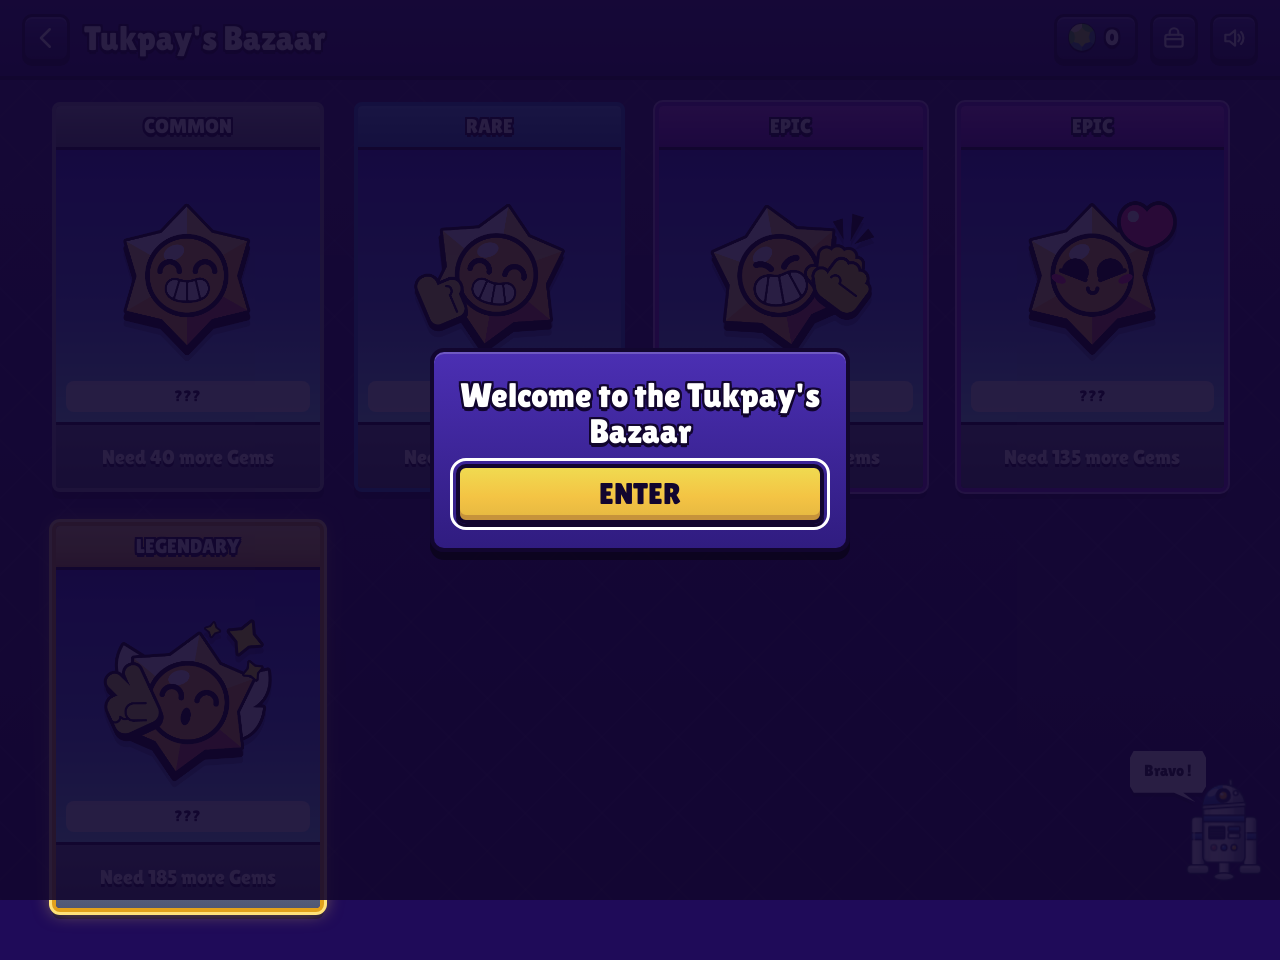
<file: bazaar.html>
<!doctype html>
<html lang="en">
<head>
<meta charset="utf-8">
<meta name="viewport" content="width=device-width, initial-scale=1, viewport-fit=cover">
<title>Bazaar</title>
<link href="https://fonts.googleapis.com/css2?family=Lilita+One&display=swap" rel="stylesheet">
<link rel="stylesheet" href="common.css">
<style>
/* Bazaar layout. Items, prices, music and texts are all in config.js */
html,body{min-height:100%;background:#1F0B59;color:#fff}
body{margin:0;overflow-x:hidden}
#bg{position:fixed;inset:0;z-index:0;background-size:cover;background-position:center;
  background-image:repeating-linear-gradient(45deg,rgba(255,255,255,.04) 0 2px,transparent 2px 54px),repeating-linear-gradient(-45deg,rgba(255,255,255,.04) 0 2px,transparent 2px 54px),linear-gradient(#341D7E,#2C176E 45%,#1F0B59)}
.page{position:relative;z-index:1;min-height:100vh;display:flex;flex-direction:column;--st:#12062F}
.bar{position:sticky;top:0;z-index:5;display:flex;align-items:center;gap:14px;padding:14px 22px;padding-top:max(14px,env(safe-area-inset-top));
  background:linear-gradient(#3A2088,#2C1572);border-bottom:4px solid #12062F}
.dp{background:linear-gradient(#4A3AA8,#33227D 50%,#26185E);border:3px solid #12062F;border-radius:10px;box-shadow:inset 0 2px 0 rgba(255,255,255,.2),0 4px 0 #12062F}
.sq{width:48px;height:48px;display:flex;align-items:center;justify-content:center;flex:none}
.sq .ico{width:26px;height:26px}
.sq.back .ico{width:30px;height:30px}
.title{font-size:34px;margin:0;font-weight:400;flex:1 1 auto;min-width:0}
.right{display:flex;align-items:center;gap:12px}
.coinpill{--st:#12062F}
.hint{margin:16px 24px 0;font-size:18px;text-align:center;opacity:.92}
.shelf{width:100%;max-width:1240px;margin:0 auto;padding:22px 32px 48px;display:grid;grid-template-columns:repeat(auto-fill,minmax(230px,1fr));gap:30px;justify-items:center}
.card{position:relative;width:100%;max-width:290px;display:flex;flex-direction:column;border:4px solid #12062F;border-radius:8px;overflow:hidden;
  background:#2E1772;box-shadow:0 7px 0 rgba(0,0,0,.35)}
.card .top{position:relative;padding:10px 10px 11px;text-align:center;font-size:20px;background:linear-gradient(#7B4DFF,#6734FD 60%,#5A2BE6);border-bottom:3px solid #12062F}
.card .tag{position:absolute;right:-4px;top:-3px;padding:3px 10px 5px;font-size:13px;background:#E6442F;border:3px solid #12062F;border-radius:4px;transform:rotate(4deg)}
.art{position:relative;flex:1 1 auto;min-height:250px;display:flex;align-items:center;justify-content:center;padding:44px 14px 58px;
  background:linear-gradient(#342CE5,#4D6CF2 55%,#84DFFD)}
.art .nm{position:absolute;top:10px;left:8px;right:8px;text-align:center;font-size:22px;--st:#1A0F5E}
.art img{max-width:100%;max-height:170px;object-fit:contain;display:block;filter:drop-shadow(0 6px 0 rgba(0,0,0,.25))}
.art .ph{display:flex;flex-direction:column;align-items:center;gap:6px;width:150px;height:130px;justify-content:center;border:2px dashed rgba(255,255,255,.55);border-radius:10px;font-size:14px;color:rgba(255,255,255,.85)}
.art .ph .ico{width:56px;height:56px}
.art .dsc{position:absolute;left:10px;right:10px;bottom:10px;padding:6px 8px 7px;font-size:15px;line-height:1.2;text-align:center;color:#12062F;background:rgba(255,255,255,.78);border-radius:8px}
.art .rb{position:absolute;right:-6px;top:50px;padding:4px 10px 5px;font-size:14px;line-height:1.05;text-align:center;background:linear-gradient(#C42BF2,#9206E3);border:2px solid #fff;border-radius:6px;transform:rotate(5deg);--st:#4C0A8A}
.price{display:flex;align-items:center;justify-content:center;gap:8px;width:100%;height:66px;border:0;border-top:3px solid #12062F;
  background:linear-gradient(#3B2190,#2E1772);color:#fff;font-size:32px;line-height:1;text-shadow:0 3px 0 #12062F}
.price .ico{width:30px;height:30px}
.price .old{font-size:20px;opacity:.6;text-decoration:line-through;margin-right:4px}
.price.poor .num{color:#FF9A9A}
.price.owned{background:linear-gradient(#45BA20,#2E8A12);cursor:default}
.price.soon{background:linear-gradient(#6C7592,#4F5875);font-size:22px;cursor:default}
.card.soon .art{background:linear-gradient(#3B3A7E,#6E78B8 55%,#9AA6D6)}
.price:not(.owned):active{transform:translateY(2px)}
.price:not(.owned):hover{filter:brightness(1.12)}
.empty{grid-column:1/-1;text-align:center;font-size:20px;opacity:.9}
.card.r-common{border-color:#8E94A3}.card.r-common .top{background:linear-gradient(#A3A9B8,#7D8394 60%,#6B7183)}
.card.r-rare{border-color:#2C6FD6}.card.r-rare .top{background:linear-gradient(#5AA2FF,#3B83DF 60%,#2C6FD6)}
.card.r-epic{border-color:#8A2BE2;box-shadow:0 0 0 2px #C792FF,0 7px 0 rgba(0,0,0,.35)}.card.r-epic .top{background:linear-gradient(#C54DFF,#9A2BE6 60%,#7B1FC4)}
.card.r-legendary{border-color:#E2A21B;box-shadow:0 0 0 3px #FFE27A,0 0 18px rgba(255,214,90,.55),0 7px 0 rgba(0,0,0,.35)}.card.r-legendary .top{background:linear-gradient(#FFD96A,#F4C444 60%,#D9992B);color:#fff}
.sil{display:flex;align-items:center;justify-content:center;width:130px;height:130px;opacity:.9}.sil .ico{width:100%;height:100%}.sil svg,.sil img{filter:brightness(0) opacity(.55)}
.price.locked{background:linear-gradient(#6C7592,#4F5875);font-size:22px;cursor:default}
.price.need{background:linear-gradient(#6C7592,#4F5875);font-size:20px;cursor:default}
.price.open{background:linear-gradient(#F0DA50,#F4C444 55%,#E5B741);color:#12062F;text-shadow:none;font-size:26px;box-shadow:inset 0 -5px 0 #C6923B}
.own-rb{position:absolute;right:-6px;top:50px;z-index:2;padding:4px 10px 5px;font-size:14px;line-height:1.05;background:linear-gradient(#5BD64A,#32A021);border:2px solid #fff;border-radius:6px;transform:rotate(5deg);--st:#0E3A08}
.card-ic{max-width:100%;max-height:170px;object-fit:contain;display:block;filter:drop-shadow(0 6px 0 rgba(0,0,0,.25))}.card.owned .art{background:linear-gradient(#2E8A12,#45BA20 55%,#9CEB6B)}
.card.shake{animation:cardShake .4s linear}@keyframes cardShake{0%,100%{transform:translateX(0)}20%{transform:translateX(-5px) rotate(-1.5deg)}40%{transform:translateX(5px) rotate(1.5deg)}60%{transform:translateX(-3px)}80%{transform:translateX(3px)}}
.card.fresh .art::after{content:"";position:absolute;right:16px;top:58px;width:24px;height:24px;background:#FFE27A;clip-path:polygon(50% 0,62% 36%,100% 38%,70% 60%,80% 100%,50% 76%,20% 100%,30% 60%,0 38%,38% 36%);animation:twinkle 1.1s ease-in-out 3}
@keyframes twinkle{0%,100%{transform:scale(.4) rotate(0);opacity:0}50%{transform:scale(1.1) rotate(40deg);opacity:1}}
/* the gift window */
.modal.gw{width:min(560px,100%);text-align:center}.modal.gw h2{display:inline-block;margin:-4px 0 12px;padding:6px 18px 8px;background:var(--gwc,#7B4DFF);border:3px solid var(--bk);border-radius:8px;font-size:26px}
.gw-ic{width:96px;height:96px;margin:0 auto 6px}.gw-ic img,.gw-ic svg,.gw-ic .ico{width:100%;height:100%;object-fit:contain;display:block}.gw-name{font-size:26px;margin:0 0 10px}
.gw .mbtn.big{display:block;min-height:60px;line-height:54px;text-align:center;text-decoration:none;font-size:26px;padding:0 10px}.gw .mbtn.small{margin-top:8px}
.pdfp{position:relative;margin:8px auto 14px;width:min(52vw,220px);aspect-ratio:3/4;padding:16px 16px 12px;border-radius:4px;background:linear-gradient(#FFFDF8,#FBF1E6);border:1px solid rgba(0,0,0,.25);box-shadow:0 10px 24px rgba(0,0,0,.45),0 0 0 3px #fff;transform:rotate(-2deg);display:flex;flex-direction:column;align-items:center;gap:7px;color:#8A4A60;text-align:center}
.pdfp::before{content:"";position:absolute;inset:6px;border:1px solid rgba(201,162,122,.7);border-radius:2px}
.pdfp-k{font-size:9px;letter-spacing:.3em;text-transform:uppercase;opacity:.75;margin-top:6px}.pdfp-h{font:italic 22px/1.1 Georgia,serif;margin:6px 0 4px}
.pdfp-l{display:block;width:84%;height:2px;border-radius:2px;background:rgba(138,74,96,.28)}.pdfp-l.s{width:62%}.pdfp-hr{margin-top:auto;font-size:16px;color:#C84B6B}.pdfp-sig{font:italic 13px Georgia,serif}
.modal a.mbtn{text-decoration:none}.pdfc{margin:6px auto 12px;width:min(46vw,230px)}.pdfc img{display:block;width:100%;height:auto;border-radius:3px;border:1px solid rgba(0,0,0,.25);box-shadow:0 10px 24px rgba(0,0,0,.45),0 0 0 3px #fff;transform:rotate(-1.5deg)}
.gp-view{position:relative;touch-action:pan-y}.gp-view img{display:block;max-width:100%;max-height:42vh;margin:0 auto;border-radius:10px;border:3px solid #fff;box-shadow:0 0 0 2px var(--bk)}.gp-cap{font-size:16px;margin:8px 0 10px;min-height:20px}
.gp-nav{display:flex;align-items:center;justify-content:center;gap:12px;margin:6px 0}.gp-nav .mbtn.small{margin:0;min-width:48px;min-height:44px}.gp-dots{font-size:15px;opacity:.85}
/* the voice player */
.vp{display:flex;align-items:center;gap:14px;padding:12px;margin:8px 0;background:rgba(0,0,0,.28);border-radius:12px}
.vp-btn{flex:none;width:72px;height:72px;border-radius:50%;border:4px solid var(--bk);background:linear-gradient(#F0DA50,#F4C444 55%,#E5B741);box-shadow:inset 0 -5px 0 #C6923B,0 4px 0 var(--bk);display:flex;align-items:center;justify-content:center;padding:0}
.vp-btn:active{transform:translateY(2px)}.vp-btn svg{width:34px;height:34px}.vp-btn .ps,.vp-btn.on .pl{display:none}.vp-btn.on .ps{display:block}
.vp-main{flex:1 1 auto;min-width:0}.vp-bar{position:relative;height:26px;border:3px solid var(--bk);border-radius:10px;background:rgba(0,0,0,.4);overflow:hidden;touch-action:none;cursor:pointer}
.vp-bar i{position:absolute;inset:0;background:linear-gradient(#F0DA50,#F4C444);transform:scaleX(0);transform-origin:left;will-change:transform}
.vp-time{display:flex;justify-content:space-between;font-size:15px;margin-top:4px}.vp-err{color:#FF9A90}
@media (prefers-reduced-motion:reduce){.card.shake,.card.fresh .art::after{animation:none}}
.viewer-img{display:block;max-width:100%;max-height:50vh;margin:0 auto 12px;border-radius:10px}
.viewer-media{display:block;width:100%;margin:0 0 12px;border-radius:10px}
.companion{position:fixed;right:max(14px,env(safe-area-inset-right));bottom:max(10px,env(safe-area-inset-bottom));width:84px;height:110px;z-index:4;--st:#12062F}
.companion .r2btn{appearance:none;background:transparent;border:0;display:block;width:100%;height:100%;padding:0}
@keyframes bob{0%,100%{transform:translateY(0)}50%{transform:translateY(-5px)}}
.companion .mini{position:absolute;right:60px;bottom:88px;width:max-content;max-width:min(230px,64vw);z-index:2;filter:drop-shadow(0 4px 0 rgba(0,0,0,.35));pointer-events:none}
.companion .mini .beep{display:block;padding:11px 14px 22px;background:#fff;color:#1d1e26;text-align:center;line-height:1.15;font-size:16px;
  clip-path:polygon(0 14%,5% 0,95% 0,100% 14%,100% 70%,95% 82%,70% 82%,86% 100%,58% 82%,5% 82%,0 70%)}
.mini.pop{animation:pop .28s ease-out}@keyframes pop{from{transform:scale(.75);opacity:0}to{transform:scale(1);opacity:1}}
.price[aria-disabled="true"]{cursor:default}
@media (prefers-reduced-motion:reduce){.mini.pop{animation:none}}
.mine-img{width:46px;height:46px;border-radius:8px;object-fit:cover;flex:none}

/* phone / narrow: swipe sideways like the game */
@media (max-width:820px){
  .shelf{display:flex;justify-content:flex-start;overflow-x:auto;overflow-y:hidden;scroll-snap-type:x mandatory;gap:18px;
    padding:20px 9vw 36px;-webkit-overflow-scrolling:touch;scrollbar-width:none;align-items:stretch}
  .shelf::-webkit-scrollbar{display:none}
  .card{flex:0 0 min(74vw,300px);scroll-snap-align:center}
  .title{font-size:28px}
  .bar{padding:12px 14px;gap:10px}.right{gap:8px}
  .sq{width:44px;height:44px}.coinpill{height:44px;padding:0 12px 0 8px}
  .coinpill .t{font-size:20px}
}
@media (max-height:520px) and (orientation:landscape){
  .art{min-height:130px;padding-top:40px}.card .top{font-size:16px;padding:6px}.price{height:52px;font-size:26px}
  .card{flex-basis:210px}.hint{display:none}.shelf{padding-top:14px}
}

</style>
<link rel="stylesheet" href="mobile.css">
</head>
<body data-mode="bazaar">
<div id="bg"></div>
<div class="page">
  <header class="bar">
    <!-- ICON SLOT: CONFIG.icons.back -->
    <button type="button" class="dp sq back" id="back" aria-label="Back to the lobby"><span class="ico" data-icon="back"></span></button>
    <h1 class="t title" id="title">Bazaar</h1>
    <div class="right">
      <!-- ICON SLOT: CONFIG.icons.gem -->
      <div class="dp coinpill" aria-label="Your coins"><span class="ico" data-icon="gem"></span><span class="t" data-coins>0</span></div>
      <!-- ICON SLOT: CONFIG.icons.bag -->
      <button type="button" class="dp sq" id="mine" aria-label="My items"><span class="ico" data-icon="bag"></span></button>
      <button type="button" class="dp sq" id="snd" aria-label="Sound on or off"><span class="ico" data-icon="sound"></span></button>
    </div>
  </header>
  <p class="hint" id="hint"></p>
  <main id="shelf" class="shelf" aria-label="Items for sale"></main>
</div>
<div class="r2wrap companion"><div class="mini" aria-live="polite"><span class="beep"></span></div><button type="button" class="r2btn" data-r2 aria-label="R2-D2"></button></div>
<div id="modalRoot" class="modal-root" hidden></div>
<div id="welcome" class="welcome" role="dialog" aria-modal="true" aria-label="Welcome to the Bazaar" hidden>
  <div class="welcome-card">
    <div class="t welcome-h" id="welcomeTitle"></div>
    <p class="welcome-p" id="welcomeText"></p>
    <button type="button" class="welcome-go" id="welcomeGo"></button>
  </div>
</div>

<script src="config.js"></script>
<script src="lib/registry.js"></script>
<script src="content/settings.js"></script>
<script src="content/economy.js"></script>
<script src="content/shop.js"></script>
<script src="content/phrases.js"></script>
<script src="lib/core.js"></script>
<script src="lib/brain.js"></script>
<script src="lib/voice.js"></script>
<script src="lib/sfx.js"></script>
<script src="common.js"></script>
<script src="lib/r2.js"></script>
<script src="lib/fx.js"></script>
<script>
/* ============================================================
   Bazaar code. Items, prices, music and texts are in config.js
   ============================================================ */
const B = CONFIG.bazaar;
const cur = CONFIG.currency.name;
const coin = () => `<span class="ico">${iconHTML('gem')}</span>`;

function cardSoon() {
  return `<article class="card soon">
    <div class="top t">COMING SOON</div>
    <div class="art"><div class="nm t">???</div><span class="ph"><span class="ico">${iconHTML('soon')}</span>COMING SOON</span></div>
    <button type="button" class="price soon t" disabled style="--st:#12062F">COMING SOON</button></article>`;
}
const RARITY = { common: 'COMMON', rare: 'RARE', epic: 'EPIC', legendary: 'LEGENDARY' };
const imgLike = x => /\.(png|jpe?g|webp|svg|gif)(\?|$)/i.test(x || '');
const teaserOf = it => (imgLike(it.teaser) ? (it.desc || '') : (it.teaser || it.desc || ''));            // (older files used "desc" for the text and "teaser" for the picture)
const iconOf = (it, have) => (have && it.iconOwned) || it.icon || (imgLike(it.teaser) ? it.teaser : '');
let freshId = '';
function cardHTML(it) {
  if (B.comingSoon || it.soon) return cardSoon();
  const rar = RARITY[it.rarity] ? it.rarity : 'common', price = R2.price(it), from = it.availableFromDay || 0;   // availableFromDay is optional: none = open from the start
  const have = owned(it.id), gems = getCoins(), ic = iconOf(it, have);
  const art = ic ? `<img class="card-ic" src="${esc(ic)}" alt="" data-ic="${esc(it.id)}">` : `<span class="sil"><span class="ico">${iconHTML('gift')}</span></span>`;
  let btn;
  if (have) btn = `<button type="button" class="price open t" data-open="${esc(it.id)}" style="--st:#12062F">OPEN</button>`;
  else if (from && R2.day() < from) btn = `<button type="button" class="price locked t" aria-disabled="true" data-deny="locked" data-from="${from}" style="--st:#12062F">Opens Day ${from}</button>`;
  else if (gems < price) btn = `<button type="button" class="price need t" aria-disabled="true" data-deny="poor" style="--st:#12062F">Need ${price - gems} more ${esc(cur)}</button>`;
  else btn = `<button type="button" class="price" data-buy="${esc(it.id)}" aria-label="Buy ${esc(it.name)} for ${price} ${esc(cur)}">${coin()}<span class="num t">${price}</span></button>`;
  return `<article class="card r-${rar}${have ? ' owned' : ''}${freshId === it.id ? ' fresh' : ''}" data-card="${esc(it.id)}">
    <div class="top t">${RARITY[rar]}</div>
    <div class="art"><div class="nm t">${esc(it.name)}</div>${art}${have ? '<div class="own-rb t">&#10003; OWNED</div>' : ''}<div class="dsc">${esc(teaserOf(it))}</div></div>
    ${btn}</article>`;
}
function render() {
  $('#shelf').innerHTML = B.items.length ? B.items.map(cardHTML).join('') : '<p class="empty">Nothing here yet.</p>';
  $$('img[data-ic]').forEach(im => im.addEventListener('error', () => { im.replaceWith(Object.assign(document.createElement('span'), { className: 'sil', innerHTML: '<span class="ico">' + iconHTML('gift') + '</span>' })); }, { once: true }));      // a missing icon falls back to the drawn gift
  refreshCoins();
}

/* ---------- buying and the viewer ---------- */
const itemById = id => B.items.find(x => x.id === id);
const SOON = '<div style="padding:18px 6px"><p class="qq">Coming soon</p><p class="mnote">The gift is being prepared.</p></div>';
const PLAY = '<svg class="pl" viewBox="0 0 24 24"><path d="M7 4l13 8-13 8z" fill="#12062F"/></svg><svg class="ps" viewBox="0 0 24 24"><path d="M6 4h4v16H6zM14 4h4v16h-4z" fill="#12062F"/></svg>';
const RCOL = { common: '#7D8394', rare: '#3B83DF', epic: '#9A2BE6', legendary: '#E2A21B' };
const fmt = t => { t = Math.max(0, Math.floor(t || 0)); return Math.floor(t / 60) + ':' + String(t % 60).padStart(2, '0'); };
const playerHTML = () => `<div class="vp"><button type="button" class="vp-btn" data-vp aria-label="Play or pause">${PLAY}</button><div class="vp-main"><div class="vp-bar" data-vpbar role="slider" aria-label="Position" tabindex="0"><i></i></div><div class="vp-time"><span data-vpcur>0:00</span><span data-vpdur>0:00</span></div></div></div><p class="mnote vp-err" data-vperr hidden>The voice file is not here yet. It will be soon.</p>`;
let voice = null, gp = { i: 0, list: [] };
function stopVoice() { if (voice) { try { voice.pause(); voice.removeAttribute('src'); voice.load(); } catch (e) {} voice = null; sync(); } }       // the bazaar music comes back
function mountPlayer(root, src) {                                  // playback only starts when she presses play
  stopVoice(); const a = new Audio(); a.preload = 'metadata'; a.src = src; voice = a;
  const btn = $('[data-vp]', root), bar = $('[data-vpbar]', root), fill = $('i', bar), cur = $('[data-vpcur]', root), dur = $('[data-vpdur]', root), err = $('[data-vperr]', root);
  a.addEventListener('loadedmetadata', () => { dur.textContent = fmt(a.duration); });
  a.addEventListener('timeupdate', () => { fill.style.transform = 'scaleX(' + (a.duration ? a.currentTime / a.duration : 0) + ')'; cur.textContent = fmt(a.currentTime); });
  a.addEventListener('play', () => { btn.classList.add('on'); music.pause(); });
  const off = () => { btn.classList.remove('on'); if (!document.hidden) sync(); };
  a.addEventListener('pause', off); a.addEventListener('ended', () => { off(); fill.style.transform = 'scaleX(0)'; cur.textContent = '0:00'; });
  a.addEventListener('error', () => { err.hidden = false; btn.disabled = true; btn.classList.remove('on'); });
  btn.addEventListener('click', () => { if (a.paused) a.play().catch(() => { err.hidden = false; }); else a.pause(); });
  const seek = e => { const r = bar.getBoundingClientRect(); if (a.duration) a.currentTime = Math.max(0, Math.min(1, (e.clientX - r.left) / r.width)) * a.duration; };
  let drag = false; bar.addEventListener('pointerdown', e => { drag = true; try { bar.setPointerCapture(e.pointerId); } catch (x) {} seek(e); }); bar.addEventListener('pointermove', e => { if (drag) seek(e); }); bar.addEventListener('pointerup', () => { drag = false; });
  bar.addEventListener('keydown', e => { if (e.key === 'ArrowRight') a.currentTime += 5; else if (e.key === 'ArrowLeft') a.currentTime -= 5; });
}
const blank = x => !x || !String(x).trim();
function giftBody(it, p) {                                        // null = nothing filled in yet -> the "Coming soon" panel
  const type = it.type || p.type;
  if (type === 'link') { if (blank(p.url)) return null; return (p.note ? `<p class="mnote">${esc(p.note)}</p>` : '') + `<a class="mbtn big" href="${esc(p.url.trim())}" target="_blank" rel="noopener noreferrer" data-sfx="open">${esc(p.buttonLabel || 'OPEN')}</a><button type="button" class="mbtn small grey" data-copylink="${esc(p.url.trim())}">Copy link</button>`; }
  if (type === 'letter' || type === 'text') { if (blank(p.message) && blank(p.text)) return null; return (p.title ? `<p class="qq">${esc(p.title)}</p>` : '') + Fx.paper({ message: p.message || p.text, signature: p.signature }); }
  if (type === 'voice') { if (blank(p.audio)) return null; return (p.title ? `<p class="qq">${esc(p.title)}</p>` : '') + playerHTML() + (p.caption ? `<p class="mnote">${esc(p.caption)}</p>` : ''); }
  if (type === 'pdf') {                                             // a printable document: preview of page 1 + download + open (to print)
    if (blank(p.file)) return null; const f = esc(p.file.trim());
    return (p.title ? `<p class="qq">${esc(p.title)}</p>` : '') + (p.preview ? `<div class="pdfc"><img src="${esc(p.preview)}" alt="" draggable="false"></div>` : `<div class="pdfp" aria-hidden="true"><span class="pdfp-k">${esc(p.paperTop || '')}</span><span class="pdfp-h">${esc(p.paperTitle || '')}</span><span class="pdfp-l"></span><span class="pdfp-l s"></span><span class="pdfp-l"></span><span class="pdfp-l s"></span><span class="pdfp-hr">&#10084;</span><span class="pdfp-sig">${esc(p.paperSign || '')}</span></div>`) + (p.caption ? `<p class="mnote">${esc(p.caption)}</p>` : '')
      + `<a class="mbtn big" href="${f}" download="${esc(p.downloadName || 'document.pdf')}" data-sfx="open">${esc(p.buttonLabel || 'Télécharger (PDF)')}</a><a class="mbtn small grey" href="${f}" target="_blank" rel="noopener noreferrer">${esc(p.openLabel || 'Ouvrir pour imprimer')}</a>`;
  }
  if (type === 'photoVoice') {
    gp = { i: 0, list: (p.photos || []).filter(x => x && !blank(x.src)) }; if (!gp.list.length && blank(p.audio)) return null;
    const nav = gp.list.length > 1 ? `<div class="gp-nav"><button type="button" class="mbtn small grey" data-gp="-1" aria-label="Previous photo">&larr;</button><span class="gp-dots" data-gpdots></span><button type="button" class="mbtn small grey" data-gp="1" aria-label="Next photo">&rarr;</button></div>` : '';
    return (p.title ? `<p class="qq">${esc(p.title)}</p>` : '') + (gp.list.length ? `<div class="gp-view" data-gpview></div><p class="gp-cap" data-gpcap></p>${nav}` : '') + (blank(p.audio) ? '' : playerHTML()) + (p.caption ? `<p class="mnote">${esc(p.caption)}</p>` : '');
  }
  return null;
}
function showPhoto() {
  const v = $('[data-gpview]'); if (!v) return; const x = gp.list[gp.i]; v.innerHTML = `<img src="${esc(x.src)}" alt="" draggable="false">`;
  $('img', v).addEventListener('error', e => { e.target.replaceWith(Object.assign(document.createElement('p'), { className: 'mnote', textContent: 'The photo is not here yet.' })); }, { once: true });
  $('[data-gpcap]').textContent = x.caption || ''; const d = $('[data-gpdots]'); if (d) d.textContent = (gp.i + 1) + ' / ' + gp.list.length;
}
async function openGift(it, first) {                                // no ledger entry here: she already owns it
  const rar = RARITY[it.rarity] ? it.rarity : 'common', ic = iconOf(it, true);
  openModal('GIFT UNLOCKED', '<p class="mnote">Opening...</p>'); const m = $('.modal', modalRoot()); m.classList.add('gw'); m.style.setProperty('--gwc', RCOL[rar]);
  const p = (await R2.loadPayload(it.id)) || {};                  // the private file is fetched only now
  const inner = giftBody(it, p);
  setModalBody(`<div class="gw-ic">${ic ? `<img src="${esc(ic)}" alt="" data-ic2>` : `<span class="ico">${iconHTML('gift')}</span>`}</div><div class="t gw-name">${esc(it.name)}</div>${inner || SOON}<button type="button" class="mbtn" data-close style="margin-top:12px">Close</button>`);
  $$('img[data-ic2]', modalRoot()).forEach(im => im.addEventListener('error', () => { im.replaceWith(Object.assign(document.createElement('span'), { className: 'ico', innerHTML: iconHTML('gift') })); }, { once: true }));
  if (inner) {
    if ((it.type || p.type) === 'letter' || p.type === 'text') { m.classList.add('letter'); Fx.after(m); }
    if ($('[data-gpview]')) showPhoto();
    if (p.audio && $('[data-vp]')) mountPlayer(m, p.audio);
  }
  if (first) Fx.unfold(m, document.querySelector(`[data-card="${it.id}"]`));
}
function unlockEffect(it, done) {                                  // card shake, flash, confetti, pop + chime; then the gift window
  const reduced = !!(window.matchMedia && matchMedia('(prefers-reduced-motion: reduce)').matches), card = document.querySelector(`[data-card="${it.id}"]`);
  if (card) { try { card.scrollIntoView({ block: 'nearest', inline: 'center' }); } catch (e) {} if (!reduced) card.classList.add('shake'); }
  setTimeout(() => {
    if (card) { card.classList.remove('shake'); const r = card.getBoundingClientRect(); Fx.burst(r.left + r.width / 2, r.top + r.height / 2); }
    Sfx.play('buy'); setTimeout(() => Sfx.play('levelUp'), 160);
  }, reduced ? 0 : 400);
  setTimeout(done, reduced ? 200 : 1000);
}
document.addEventListener('click', e => {
  if (e.target.closest('[data-close]') || e.target === modalRoot()) { stopVoice(); closeModal(); sync(); return; }
  let el;
  if (el = e.target.closest('[data-deny]')) {
    Sfx.play('denied');
    if (el.dataset.deny === 'locked') { toast(`Opens Day ${el.dataset.from}`); R2.bus.emit('bazaar:locked'); }
    else { toast(`Not enough ${cur} yet. Complete quests in the lobby.`); R2.bus.emit('bazaar:cantAfford'); }
    return;
  }
  if (el = e.target.closest('[data-open]')) { const it = itemById(el.dataset.open); if (it && owned(it.id)) openGift(it, false); return; }      // reopen: no effect, no new ledger entry
  if (el = e.target.closest('[data-copylink]')) { const u = el.dataset.copylink; try { navigator.clipboard.writeText(u).then(() => toast('Link copied', true), () => toast(u)); } catch (er) { toast(u); } return; }
  if (el = e.target.closest('[data-gp]')) { if (gp.list.length) { gp.i = (gp.i + +el.dataset.gp + gp.list.length) % gp.list.length; showPhoto(); } return; }
  if (el = e.target.closest('[data-buy]')) {
    const it = itemById(el.dataset.buy); if (!it) return;
    const price = R2.price(it);
    if (it.availableFromDay && R2.day() < it.availableFromDay) { toast(`Opens Day ${it.availableFromDay}`); return; }
    if (getCoins() < price) { toast(`Not enough ${cur} yet. Complete quests in the lobby.`); return; }
    openModal('Buy this?', `<div class="mrow"><div class="tx"><b>${esc(it.name)}</b><small>${esc(teaserOf(it))}</small></div></div>
      <p class="mnote">Price: ${coinText(price)} &nbsp; You have: ${coinText(getCoins())}</p>
      <div class="row-flex"><button type="button" class="mbtn grey" data-close>Cancel</button><button type="button" class="mbtn" data-confirm="${esc(it.id)}">Buy</button></div>`);
    return;
  }
  if (el = e.target.closest('[data-confirm]')) {
    const it = itemById(el.dataset.confirm); if (!it) return;
    const r = R2.buyItem(it);
    if (!r.ok) {
      closeModal();
      if (r.reason !== 'busy') toast(r.reason === 'owned' ? 'You already have this.' : r.reason === 'locked' ? `Opens Day ${it.availableFromDay}` : `Not enough ${cur} yet.`);
      render(); return;
    }
    closeModal(); freshId = it.id; render(); setTimeout(() => { freshId = ''; }, 6000); toast(`-${R2.price(it)} ${cur}`);
    unlockEffect(it, () => openGift(it, true));                       // the effect plays only on the first purchase
    return;
  }
});
$('#mine').addEventListener('click', () => {
  const rows = B.items.filter(it => owned(it.id)).map(it => `<div class="mrow"><div class="tx"><b>${esc(it.name)}</b><small>${esc(teaserOf(it))}</small></div><div class="act"><button type="button" class="mbtn small" data-open="${esc(it.id)}">Open</button></div></div>`).join('');
  openModal('My items', rows || '<p class="mnote">You have not bought anything yet.</p>');
});

/* ---------- back to the lobby ---------- */
$('#back').addEventListener('click', () => {
  try { window.close(); } catch (e) {}
  setTimeout(() => { location.href = R2.link(CONFIG.lobbyPage); }, 200);   // runs only if the tab could not close
});

/* ---------- music: only the Bazaar track plays here, the lobby track pauses ---------- */
const music = makeMusic(B.music, 'lastBazaarTrack', B.musicVolume, B.musicRotate);
let armed = false;
function sync() {
  if (document.hidden || isMuted()) { music.pause(); return; }
  music.play().then(ok => { if (!ok && !armed && music.track) arm(); });
}
function arm() {          // browsers need one tap before sound can start
  armed = true;
  const go = () => { armed = false; removeEventListener('pointerup', go, true); removeEventListener('keydown', go, true); removeEventListener('touchend', go, true); sync(); };
  addEventListener('pointerup', go, true); addEventListener('keydown', go, true); addEventListener('touchend', go, true);
}
function paintSound() {
  $('#snd .ico').innerHTML = isMuted() && !CONFIG.icons.sound ? DEFAULT_ICONS.mute : iconHTML('sound');
  $('#snd').style.opacity = isMuted() ? .7 : 1;
}
$('#snd').addEventListener('click', () => { store.set('muted', !isMuted()); paintSound(); sync(); });
document.addEventListener('visibilitychange', () => { if (document.hidden && voice) voice.pause(); sync(); if (!document.hidden) render(); });
addEventListener('storage', render);
addEventListener('pagehide', () => say({ bazaar: false }));

/* ---------- start ---------- */
document.title = B.title;
$('#title').textContent = B.title;
{ const hn = $('#hint'), ht = (B.comingSoon ? B.comingSoonHint : B.hint) || ''; hn.textContent = ht; hn.hidden = !ht; }     // no text = no line, no gap
if (B.comingSoon) $('#mine').hidden = true;
document.body.classList.toggle('labels', !!CONFIG.showLabels);
applyBackground($('#bg'), innerWidth / innerHeight < 0.9 ? B.backgroundPhone : B.backgroundDesktop);
fillIcons(); paintSound(); render(); R2.on(render); showSaveNotice();
R2.loadDays().then(() => qAdd('bazaar'));     // counts for the "Open the Bazaar" quest (needs today's quest list)
$$('[data-r2]').forEach((el, i) => el.innerHTML = R2Char.markup('bz' + i + '_'));
const companion = R2Char.boot({ dev: R2.dev, buttons: $$('.r2btn'), phrases: R2.phrases(), name: () => CONFIG.herName, now: () => R2.now(), prefs: R2.pref, bus: R2.bus,
  daysLeft: () => Math.max(0, Math.ceil((+new Date(CONFIG.birthday) - R2.now()) / 864e5)) });
$('.companion .r2btn').addEventListener('click', () => companion.tap());
say({ bazaar: true });     // tells the lobby tab to pause its music
if (B.startScreen) {       // welcome window: her tap lets the music start
  const w = $('#welcome'), go = $('#welcomeGo');
  $('#welcomeTitle').textContent = B.welcomeTitle || 'Welcome';
  const wp = $('#welcomeText'); wp.textContent = B.welcomeText || ''; wp.hidden = !B.welcomeText;      // no text = no paragraph, no gap
  go.textContent = B.welcomeButton || 'ENTER';
  w.hidden = false; go.focus();
  go.addEventListener('click', () => { w.hidden = true; Sfx.unlock(); sync(); R2.bus.emit('bazaar:enter'); });
} else {
  sync(); setTimeout(() => R2.bus.emit('bazaar:enter'), 600);
}
</script>
</body>
</html>
</file>
<file: common.css>
/* Shared styles for both pages */
:root{
  --font:'Lilita One','Trebuchet MS',sans-serif;
  /* Brawl-style palette (sampled from your screenshots) */
  --bk:#0C070F; --sl:#373B50; --sl2:#26293A; --sl3:#41455F; --y:#F4C444; --y2:#F0DA50; --ye:#C6923B;
  /* Clash-style palette */
  --gd:#683911; --go:#F3B73F; --go2:#EBA039; --ge:#AE6624; --cream:#FDFDFB;
  --bl:#3B83DF; --bl2:#204E98; --nv:#0E2C66; --nav1:#577394; --nav2:#414B5B;
  --red:#E8403A; --green:#52C93F;
}
*{box-sizing:border-box}
html,body{margin:0;height:100%;font-family:var(--font);-webkit-tap-highlight-color:transparent}
button{font-family:inherit;cursor:pointer;padding:0}
button:focus-visible,a:focus-visible{outline:3px solid #fff;outline-offset:3px}
.t{color:#fff;line-height:1;
  text-shadow:2px 0 0 var(--st),-2px 0 0 var(--st),0 2px 0 var(--st),0 -2px 0 var(--st),2px 2px 0 var(--st),-2px 2px 0 var(--st),2px -2px 0 var(--st),-2px -2px 0 var(--st),0 4px 0 var(--st)}
.ico{display:flex;align-items:center;justify-content:center}
.ico svg,.ico img{width:100%;height:100%;display:block;object-fit:contain}
.lbl{display:none}
body.labels .lbl{display:block}
.badge{position:absolute;top:-10px;right:-10px;min-width:26px;height:26px;padding:0 5px;border-radius:999px;display:flex;align-items:center;justify-content:center;
  font-size:15px;line-height:1;color:#fff;text-shadow:1px 0 0 var(--bk),-1px 0 0 var(--bk),0 1px 0 var(--bk),0 -1px 0 var(--bk);border:3px solid var(--bk)}
.badge[hidden]{display:none}
.badge.red{background:var(--red)} .badge.green{background:var(--green)}

/* ---------- modals ---------- */
body[data-mode="desktop"],body[data-mode="bazaar"]{--mf1:#4A4E69;--mf2:#2E3246;--medge:var(--bk);--mring:transparent;--ma1:var(--y2);--ma2:var(--y);--mae:var(--ye);--mst:var(--bk);--mtx:var(--bk)}
body[data-mode="phone"]{--mf1:var(--bl);--mf2:var(--bl2);--medge:var(--cream);--mring:var(--nv);--ma1:#F7C84A;--ma2:var(--go);--mae:var(--ge);--mst:var(--nv);--mtx:var(--gd)}
.modal-root{position:fixed;inset:0;z-index:20;display:flex;align-items:center;justify-content:center;padding:16px;background:rgba(8,6,20,.62)}
.modal-root[hidden]{display:none}
.modal{position:relative;width:min(560px,100%);max-height:min(86vh,720px);overflow:auto;padding:22px 22px 24px;background:linear-gradient(var(--mf1),var(--mf2));
  border:4px solid var(--medge);border-radius:14px;box-shadow:0 0 0 3px var(--mring),0 8px 0 rgba(0,0,0,.35);color:#fff;font-size:18px;line-height:1.3;--st:var(--mst)}
.modal h2{margin:0 52px 14px 0;font-weight:400;font-size:30px;color:#fff;
  text-shadow:3px 0 0 var(--mst),-3px 0 0 var(--mst),0 3px 0 var(--mst),0 -3px 0 var(--mst),2px 2px 0 var(--mst),-2px 2px 0 var(--mst),2px -2px 0 var(--mst),-2px -2px 0 var(--mst),0 5px 0 var(--mst)}
.modal .x{position:absolute;top:12px;right:12px;width:44px;height:44px;border-radius:10px;background:var(--red);border:3px solid var(--medge);color:#fff;font-size:24px;line-height:1;
  text-shadow:1px 0 0 var(--mst),-1px 0 0 var(--mst),0 1px 0 var(--mst),0 -1px 0 var(--mst)}
.mrow{display:flex;gap:12px;align-items:center;padding:10px 12px;margin-bottom:10px;background:rgba(0,0,0,.25);border-radius:10px}
.mrow .num{flex:none;width:38px;height:38px;border-radius:50%;background:var(--ma2);border:3px solid var(--mst);color:var(--mtx);display:flex;align-items:center;justify-content:center;font-size:18px}
.mrow.locked{opacity:.65}.mrow.locked .num{background:#8a93ab;color:#2b3350}
.mrow .tx{min-width:0;flex:1 1 auto;font-size:16px;line-height:1.25}.mrow .tx b{display:block;font-weight:400;font-size:19px;margin-bottom:2px}
.mrow .tx small{display:block;font-size:14px;opacity:.85}
.mrow .act{flex:none}
.mbar{position:relative;height:28px;border-radius:10px;background:rgba(0,0,0,.35);border:3px solid var(--mst);overflow:hidden;margin:4px 0 16px}
.mbar i{display:block;height:100%;width:0;background:linear-gradient(var(--ma1),var(--ma2));transition:width .5s}
.mbar span{position:absolute;inset:0;display:flex;align-items:center;justify-content:center;font-size:15px}
.mbtn{display:block;width:100%;min-height:52px;margin-top:6px;background:linear-gradient(var(--ma1),var(--ma2));border:3px solid var(--mst);border-radius:10px;box-shadow:inset 0 -5px 0 var(--mae),0 4px 0 var(--mst);color:var(--mtx);font-size:22px}
.mbtn.small{width:auto;min-height:44px;margin:0;padding:0 14px;font-size:18px;white-space:nowrap;display:inline-flex;align-items:center;gap:6px}
.mbtn.grey{background:linear-gradient(#8a93ab,#6c7592);box-shadow:inset 0 -5px 0 #565f7b,0 4px 0 var(--mst)}
.mbtn[disabled]{filter:grayscale(.7);opacity:.7;cursor:default}
.mnote{font-size:16px;opacity:.95;margin:0 0 10px}
.mgrid{display:grid;grid-template-columns:repeat(auto-fit,minmax(150px,1fr));gap:10px}
.mcard{padding:16px 10px;text-align:center;background:rgba(0,0,0,.28);border-radius:10px;font-size:17px}
.mcard .ico{width:40px;height:40px;margin:0 auto 6px;opacity:.9}
.row-flex{display:flex;gap:10px}.row-flex .mbtn{margin-top:0}
.cin{display:inline-flex;align-items:center;gap:4px}
.cin .ico{width:20px;height:20px}

/* ---------- toast ---------- */
#toast{position:fixed;left:0;right:0;top:14px;z-index:40;display:flex;flex-direction:column;align-items:center;gap:8px;pointer-events:none}
.toast-item{padding:10px 18px 12px;background:linear-gradient(#4A4E69,#2E3246);color:#fff;border:3px solid var(--bk);border-radius:10px;box-shadow:0 4px 0 var(--bk);font-size:20px;line-height:1.1;animation:toastin .25s ease-out}
.toast-item.good{background:linear-gradient(#5BD64A,#32A021)}
@keyframes toastin{from{transform:translateY(-12px);opacity:0}to{transform:none;opacity:1}}
@media (prefers-reduced-motion:reduce){.toast-item{animation:none}}

/* ---------- coin pill ---------- */
.coinpill{display:flex;align-items:center;gap:8px;height:48px;padding:0 16px 0 10px;--st:var(--bk)}
.coinpill .ico{width:30px;height:30px}
.coinpill .t{font-size:22px}

.mbox{display:block;width:100%;border-radius:8px;border:3px solid var(--mst,#0C070F);background:rgba(0,0,0,.35);color:#fff;font:13px/1.3 monospace;padding:8px;resize:none;word-break:break-all}

.mcard.gbtn{display:block;width:100%;border:3px solid var(--mst);background:linear-gradient(var(--ma1),var(--ma2));box-shadow:inset 0 -5px 0 var(--mae),0 4px 0 var(--mst);color:var(--mtx);font-size:20px;line-height:1.15}
.mcard.gbtn small{display:block;margin-top:4px;font-size:14px;opacity:.85}
.mcard.gbtn .ico svg{filter:drop-shadow(0 1px 0 rgba(0,0,0,.35))}
.mcard.locked{opacity:.65}
.qq{font-size:24px;line-height:1.2;margin:6px 0 14px}
.qopt{margin-top:10px}
.qopt.correct{background:linear-gradient(#8CEB6B,#45BA20);box-shadow:inset 0 -5px 0 #2E8A12,0 4px 0 var(--mst)}
.qopt.wrong{background:linear-gradient(#FF9A90,#E8403A);box-shadow:inset 0 -5px 0 #B02A25,0 4px 0 var(--mst);color:#fff;opacity:.9}
.qfb{min-height:30px;margin:14px 0 4px;font-size:19px}


/* the hidden attribute must always win */
[hidden]{display:none !important}

/* ---------- R2 effects (hearts, steam, Zzz, tears) and volume sliders ---------- */
.r2wrap .fx{position:absolute;top:8%;width:26px;height:26px;pointer-events:none;z-index:3;font-size:24px;line-height:1;color:#fff;--st:#12062F;
  text-shadow:2px 0 0 var(--st),-2px 0 0 var(--st),0 2px 0 var(--st),0 -2px 0 var(--st);animation:fxup 2.2s ease-out forwards}
.fx svg{width:100%;height:100%;display:block}
.fx-steam{width:20px;height:20px;border-radius:50%;background:rgba(255,255,255,.85);animation-duration:1.4s}
.fx-zzz{animation-duration:2.6s}
.fx-tear{width:16px;height:20px;top:22%;animation-name:fxdrop;animation-duration:1.8s}
@keyframes fxup{0%{transform:translateY(0) scale(.6);opacity:0}15%{opacity:1}100%{transform:translateY(-70px) scale(1.15);opacity:0}}
@keyframes fxdrop{0%{transform:translateY(0);opacity:0}15%{opacity:1}100%{transform:translateY(46px);opacity:0}}
@media (prefers-reduced-motion:reduce){.r2wrap .fx{display:none}}
.mini{transition:opacity .25s}.mini.off{opacity:0}
.r2btn.m-sad{animation:none}
.mrange{flex:1 1 auto;min-width:0;width:100%;height:28px;accent-color:var(--ma2,#F4C444);cursor:pointer}
.mrow .vol{flex:1 1 auto;min-width:0}.mrow .vol b{display:block;font-weight:400;font-size:17px;margin-bottom:2px}
.fx-q{animation-duration:2.2s}.fx-spark{width:22px;height:22px;animation-duration:1.8s}

.fx-bang{font-size:26px}.fx-sweat{width:16px;height:20px;top:18%;animation-name:fxdrop;animation-duration:1.6s}.fx-cloud{width:30px;height:22px;animation-duration:2s}.fx-note{animation-duration:2s}
.fx-spiral{width:24px;height:24px;animation-name:fxspin;animation-duration:1.8s}.fx-blush{top:14%;width:44px;height:16px;animation-name:fxfade;animation-duration:2.2s}
@keyframes fxspin{0%{transform:translateY(0) rotate(0) scale(.6);opacity:0}15%{opacity:1}100%{transform:translateY(-50px) rotate(300deg) scale(1.1);opacity:0}}
@keyframes fxfade{0%{opacity:0}25%{opacity:.95}75%{opacity:.95}100%{opacity:0}}

/* ---------- welcome panel (the lobby start screen and the Bazaar welcome share it) ---------- */
.welcome{position:fixed;inset:0;z-index:50;display:flex;align-items:center;justify-content:center;padding:20px;background:rgba(18,6,47,.9);--st:#12062F}
.welcome[hidden]{display:none}
.welcome-card{width:min(420px,100%);padding:26px 22px 24px;text-align:center;background:linear-gradient(#4B2FB3,#301C80);border:4px solid #12062F;border-radius:14px;box-shadow:inset 0 2px 0 rgba(255,255,255,.2),0 8px 0 rgba(0,0,0,.4)}
.welcome-h{font-size:34px;line-height:1.05;margin-bottom:14px}
.welcome-p{margin:0 0 20px;font-size:18px;line-height:1.3;color:#fff}
.welcome-go{width:100%;height:60px;border-radius:10px;border:4px solid #12062F;background:linear-gradient(#F0DA50,#F4C444 55%,#E5B741);box-shadow:inset 0 -5px 0 #C6923B,0 4px 0 #12062F;font-size:30px;line-height:1;color:#12062F}
.welcome-go:active{transform:translateY(2px)}
.welcome-name{font-size:26px;margin:-6px 0 14px}
#splash{background:rgba(18,6,47,.72)}
.welcome-p[hidden]{display:none}

/* ---------- shared effects (lib/fx.js): confetti burst, the letter panel, unfold ---------- */
.ps-fxlayer{position:fixed;inset:0;z-index:60;pointer-events:none;overflow:hidden}
.ps-flash{position:absolute;width:220px;height:220px;margin:-110px 0 0 -110px;border-radius:50%;background:radial-gradient(closest-side,#fff,rgba(255,255,255,0));animation:psFlash .45s ease-out forwards}
@keyframes psFlash{from{opacity:.95;transform:scale(.3)}to{opacity:0;transform:scale(1.4)}}
.ps-piece{position:absolute;width:11px;height:11px;margin:-5px 0 0 -5px;animation:psPiece 1.2s cubic-bezier(.2,.7,.3,1) forwards}
.ps-piece.star{clip-path:polygon(50% 0,62% 36%,100% 38%,70% 60%,80% 100%,50% 76%,20% 100%,30% 60%,0 38%,38% 36%)}
@keyframes psPiece{0%{transform:translate(0,0) rotate(0) scale(.4);opacity:1}65%{opacity:1}100%{transform:translate(var(--dx),calc(var(--dy) + 46px)) rotate(var(--rot)) scale(1);opacity:0}}
.modal.letter{width:min(620px,100%)}
.modal.unfold{animation:psUnfold .5s ease-out}
@keyframes psUnfold{from{transform:translate(var(--ux),var(--uy)) scale(.15);opacity:0}to{transform:none;opacity:1}}
.paper{background:#FBF4E2;color:#3A2A1A;border:3px solid var(--mst);border-radius:10px;box-shadow:inset 0 0 0 3px #EAD9B0;padding:14px 12px 12px}
.lscroll{max-height:min(46vh,380px);overflow-y:auto;scroll-behavior:smooth;padding:4px 8px;-webkit-overflow-scrolling:touch}
.lscroll.fade{-webkit-mask-image:linear-gradient(transparent,#000 16px,#000 calc(100% - 16px),transparent);mask-image:linear-gradient(transparent,#000 16px,#000 calc(100% - 16px),transparent)}
.lfig{margin:0 0 12px;text-align:center}.lfig img{max-width:100%;max-height:200px;border-radius:8px;border:3px solid #fff;box-shadow:0 0 0 2px var(--mst)}
.lfig figcaption{font-size:.7em;opacity:.75;margin-top:6px}
.lp{margin:0 0 .9em;line-height:1.55;opacity:0;animation:psLp .6s ease-out forwards}
@keyframes psLp{from{opacity:0;transform:translateY(6px)}to{opacity:1;transform:none}}
.lsig{margin-top:.5em;text-align:center;line-height:1.3;opacity:0;animation:psLp .6s ease-out forwards}
.lsig svg{display:block;width:22px;height:22px;margin:0 auto 4px}
@media (prefers-reduced-motion:reduce){.lp,.lsig{animation:none;opacity:1}.modal.unfold{animation:none}}
</file>
<file: games/dodge.css>
/* Dodge fight. Uses the shared tokens and button classes from common.css */
.dodge-root{position:fixed;inset:0;z-index:30;display:flex;align-items:center;justify-content:center;background:radial-gradient(#2E3246,#0C070F 75%);
  --st:var(--bk);touch-action:none;user-select:none;-webkit-user-select:none;overflow:hidden}
.dodge-root[hidden]{display:none}
.dg-canvas{position:absolute;inset:0;width:100%;height:100%;display:block;touch-action:none}

.dg-hud{position:absolute;left:0;right:0;top:0;padding:max(10px,env(safe-area-inset-top)) max(12px,env(safe-area-inset-right)) 0 max(12px,env(safe-area-inset-left));pointer-events:none}
.dg-row{display:flex;align-items:center;justify-content:space-between;gap:10px}
.dg-hearts{display:flex;gap:4px;min-width:0}
.dg-hearts svg{width:24px;height:24px;display:block;filter:drop-shadow(0 2px 0 var(--bk))}
.dg-hearts svg.off{opacity:.3;filter:grayscale(1)}
.dg-stats{font-size:20px;text-align:right;white-space:nowrap}
.dg-stats small{font-size:15px;opacity:.9}
.dg-boss{margin-top:6px}
.dg-boss .mbar{height:22px;margin:0}
.dg-boss .mbar i{transition:none;background:linear-gradient(#FF9A90,var(--red))}
.dg-boss .mbar span{font-size:13px}
.dg-pause{position:absolute;pointer-events:auto;width:44px;height:44px;border-radius:10px;background:var(--sl);border:3px solid var(--bk);color:#fff;font-size:20px;line-height:1}
.dg-dev{position:absolute;left:8px;bottom:8px;display:flex;flex-wrap:wrap;gap:6px;max-width:60%;font-size:13px;color:#fff;pointer-events:auto}
.dg-dev button{padding:4px 8px;border-radius:6px;border:2px solid var(--bk);background:var(--sl);color:#fff;font-size:13px}
.dg-dev button.on{background:var(--green)}
.dg-fps{font-size:13px;color:#fff;align-self:center}

.dg-dash{position:absolute;right:max(14px,env(safe-area-inset-right));bottom:max(14px,env(safe-area-inset-bottom));width:auto;min-width:104px;min-height:72px;margin:0;font-size:24px;display:none;touch-action:none}
.dodge-root.touch .dg-dash{display:block}

.dg-screen{position:absolute;inset:0;display:flex;align-items:center;justify-content:center;padding:16px;background:rgba(8,6,20,.62)}
.dg-screen[hidden]{display:none}
.dg-screen .modal{width:min(480px,100%)}
.dg-screen .modal h2{margin-right:0;text-align:center}
.dg-screen .mnote{text-align:center}
.dg-screen .mbtn+.mbtn{margin-top:10px}
.dg-big{font-size:30px;min-height:64px}
.dg-say{display:flex;gap:12px;align-items:center;margin-bottom:12px}
.dg-portrait{flex:none;width:84px;height:84px;display:flex;align-items:center;justify-content:center;background:rgba(0,0,0,.3);border:3px solid var(--mst);border-radius:10px;overflow:hidden}
.dg-portrait canvas,.dg-portrait img{width:100%;height:100%;object-fit:contain;display:block}
.dg-frag{font-size:26px;text-align:center;margin:10px 0 14px;color:var(--y2)}
</file>
<file: games/shell.css>
/* Shared shell for every game mode. Reuses the tokens and the panel / button classes from common.css */
.gs-root{position:fixed;inset:0;z-index:30;display:flex;flex-direction:column;background:radial-gradient(#2E3246,#0C070F 80%);color:#fff;--st:var(--bk);touch-action:manipulation}
.gs-root[hidden]{display:none}
.gs-root.native .gs-bar,.gs-root.native .gs-stage,.gs-root.native .gs-stars{display:none}
.gs-bar{display:flex;align-items:center;gap:8px;padding:max(8px,env(safe-area-inset-top)) max(10px,env(safe-area-inset-right)) 8px max(10px,env(safe-area-inset-left));
  background:linear-gradient(var(--sl3),var(--sl) 50%,var(--sl2));border-bottom:3px solid var(--bk)}
.gs-bar .mbtn.small{min-height:44px;padding:0 12px;margin:0;font-size:16px}
.gs-bar .ib{width:44px;padding:0;justify-content:center}.gs-bar .ib .ico{width:22px;height:22px}
.gs-title{flex:1 1 auto;min-width:0;font-size:22px;white-space:nowrap;overflow:hidden;text-overflow:ellipsis}
.gs-diff{flex:none;padding:3px 9px 4px;border:2px solid var(--bk);border-radius:6px;font-size:13px;line-height:1;color:#fff;text-shadow:1px 0 0 var(--bk),-1px 0 0 var(--bk),0 1px 0 var(--bk),0 -1px 0 var(--bk)}
.gs-diff.easy{background:var(--green)}.gs-diff.medium{background:#E9A320}.gs-diff.hard{background:var(--red)}
.gs-best{flex:none;font-size:15px;opacity:.95}
.gs-stars{display:flex;justify-content:center;gap:4px;padding:4px 0 0;min-height:26px}
.gs-stars svg,.gs-rstars svg{width:22px;height:22px}
.gs-stage{position:relative;flex:1 1 auto;min-height:0;overflow-x:hidden;overflow-y:auto;padding:12px max(12px,env(safe-area-inset-left)) max(12px,env(safe-area-inset-bottom));display:flex;flex-direction:column;align-items:center}
.gs-stage>*{max-width:560px;width:100%}
.gs-panel{padding:16px;background:linear-gradient(var(--mf1),var(--mf2));border:4px solid var(--medge);border-radius:14px;box-shadow:0 0 0 3px var(--mring),0 8px 0 rgba(0,0,0,.35)}
.gs-soon{text-align:center;padding:40px 10px}.gs-big{font-size:34px;margin-bottom:10px}
.gs-load{text-align:center;margin-top:40px;font-size:24px}
.gs-screen{position:absolute;inset:0;display:flex;align-items:center;justify-content:center;padding:16px;background:rgba(8,6,20,.7);z-index:5}
.gs-screen[hidden]{display:none}
.gs-screen .modal{width:min(440px,100%);text-align:center}
.gs-screen .modal h2{margin-right:0}
.gs-rstars{display:flex;justify-content:center;gap:10px;margin:6px 0 12px}.gs-rstars svg{width:56px;height:56px}
.gs-rstars .on{animation:gsStar .5s ease-out both}.gs-rstars .off{opacity:.3;filter:grayscale(1)}
@keyframes gsStar{0%{transform:scale(0) rotate(-40deg);opacity:0}70%{transform:scale(1.25) rotate(8deg);opacity:1}100%{transform:scale(1) rotate(0);opacity:1}}
.gs-chips{display:flex;justify-content:center;flex-wrap:wrap;gap:8px;margin:6px 0 12px}
.gs-chip{padding:6px 12px;background:rgba(0,0,0,.3);border:2px solid var(--bk);border-radius:999px;font-size:18px}
.gs-screen .row-flex{margin-top:10px}.gs-screen .mbtn+.mbtn{margin-top:8px}
@media (prefers-reduced-motion:reduce){.gs-rstars .on{animation:none}}
/* the mode picker cards (opened by PLAY in the lobby) */
.gm{position:relative;text-align:left;padding:12px 10px}
.gm .gdiff{display:inline-block;margin-bottom:4px;padding:2px 7px 3px;border:2px solid var(--mst);border-radius:6px;font-size:12px;line-height:1;color:#fff;text-shadow:none}
.gm .gdiff.easy{background:var(--green)}.gm .gdiff.medium{background:#E9A320}.gm .gdiff.hard{background:var(--red)}
.gm .gst{display:flex;gap:2px;margin-top:4px}.gm .gst svg{width:18px;height:18px}
.gm.locked small{opacity:1}
/* COMMENT JOUER */
.gs-howto{position:fixed;inset:0;z-index:45;display:flex;align-items:center;justify-content:center;padding:16px;background:rgba(8,6,20,.8);--st:var(--bk)}
.gs-howto .modal{width:min(480px,100%);text-align:left;max-height:92dvh}.gs-howto .modal h2{margin-right:0;text-align:center}
.ht-line{margin:8px 0;font-size:18px;line-height:1.3}.ht-line b{color:var(--y2);font-weight:400}.ht-steps{margin:6px 0 10px;padding-left:24px;font-size:18px;line-height:1.3}.ht-steps li{margin:5px 0}
.gs-howto .mbtn{margin-top:12px;min-height:54px;font-size:24px}
.gs-howbtn{position:fixed;left:max(10px,env(safe-area-inset-left));bottom:max(10px,env(safe-area-inset-bottom));z-index:44;width:48px;min-height:48px;opacity:.9}
.gi{display:inline-block;position:relative;width:48px;height:48px;vertical-align:middle}.gi img,.gi svg{width:100%;height:100%;object-fit:contain;display:block}
.gs-title{display:flex;align-items:center;gap:8px}.gs-title .gi{width:30px;height:30px;flex:none}.gs-title span:last-child{overflow:hidden;text-overflow:ellipsis}
.gi-dim img,.gi-dim svg:not(.gi-lock){filter:grayscale(1) brightness(.6);opacity:.7}.gi-off .gi-lock{position:absolute;right:-4px;bottom:-4px;width:45%;height:45%}.gi-off img,.gi-off svg:not(.gi-lock){opacity:.75}
.gs-root{-webkit-touch-callout:none;-webkit-user-select:none;user-select:none}.gs-root img,.gs-root svg,.gs-root canvas{-webkit-user-drag:none;user-drag:none}
.gs-root [data-board],.gs-root canvas,.gs-root .ng-board,.gs-root .ng-wrap{touch-action:none}
.gs-root [data-board],.gs-root .ng-board{-webkit-user-select:none;user-select:none;-webkit-touch-callout:none;-webkit-user-drag:none;touch-action:none}
</file>
<file: mobile.css>
/* Phone layer (shared by the lobby, the Bazaar and the games). Desktop is not touched: everything is inside max-width media queries
   or body[data-mode="phone"]. Tokens / fonts / buttons stay the ones from common.css. Tweak with config.mobile. */

/* ---- foundation (harmless on desktop: no visual change) ---- */
html,body{overscroll-behavior:none;-webkit-text-size-adjust:100%;text-size-adjust:100%}
button,a,[role="button"],.mbtn,.btn,input,select,label,summary{touch-action:manipulation}
button,.btn,.mbtn,.p-tab,.gs-root,.gs-root canvas,.gs-root img,.gs-root svg{-webkit-tap-highlight-color:transparent}
button,.btn,.mbtn,.p-tab,.gs-bar{-webkit-user-select:none;user-select:none;-webkit-touch-callout:none}
.modal-root,.pass-root,.ps-body,.ps-track,.gs-stage,.modal{overscroll-behavior:contain}
html.sheet-open,html.sheet-open body{overflow:hidden!important}
input[type=range]{min-height:44px}
@media (hover:none){.btn:hover,.mbtn:hover{filter:none}}

/* ---- bottom sheets (every modal on a phone) ---- */
@media (max-width:600px){
  .modal-root{align-items:flex-end;padding:0;background:rgba(8,6,20,.62)}
  .modal-root .modal{width:100%;max-width:none;max-height:92dvh;max-height:92svh;border-radius:20px 20px 0 0;border-bottom:0;padding:0 16px 0;font-size:16px;line-height:1.35;display:flex;flex-direction:column;overflow:hidden;animation:sheetUp .26s ease-out;touch-action:pan-y}
  .modal-root .modal::before{content:'';flex:none;align-self:center;width:44px;height:5px;margin:8px 0 0;border-radius:3px;background:rgba(255,255,255,.4)}
  .modal-root .modal h2{flex:none;margin:0;padding:10px 60px 10px 0;font-size:26px;line-height:1.1}
  .modal-root .modal .x{top:8px;right:0;width:48px;height:48px;z-index:3}
  .modal-root .modal #mbody{flex:1 1 auto;min-height:0;overflow-y:auto;-webkit-overflow-scrolling:touch;padding:4px 2px 12px;overscroll-behavior:contain}
  .modal-root .modal .sheet-close{flex:none;display:block;width:calc(100% + 32px);margin:0 -16px;min-height:56px;padding:0 0 env(safe-area-inset-bottom);border:0;border-top:3px solid var(--medge);background:linear-gradient(var(--ma1),var(--ma2));color:var(--mtx);font-size:22px}
  .modal-root .modal.letter,.modal-root .modal.gw{width:100%}
  .modal-root .fcard .fbody,.modal-root .lp{font-size:16px}
  .welcome{align-items:flex-end;padding:0}.welcome-card{width:100%;border-radius:20px 20px 0 0;padding:22px 18px calc(20px + env(safe-area-inset-bottom))}
  .welcome-h{font-size:30px}.welcome-p{font-size:16px}
}
@keyframes sheetUp{from{transform:translateY(100%)}to{transform:none}}
@media (prefers-reduced-motion:reduce){.modal-root .modal{animation:none}}

/* ---- Birthday Pass: one vertical column on a phone ---- */
@media (max-width:600px){
  .pass-root{--cw:100%}
  .ps-bar{padding:8px 12px;padding-top:max(8px,env(safe-area-inset-top));gap:8px}
  .ps-btn{min-width:44px;height:44px}.ps-h{font-size:20px}.ps-ticket{display:none}
  .ps-body{flex-direction:column;align-items:stretch;overflow-y:auto;overflow-x:hidden;padding:8px 14px calc(16px + env(safe-area-inset-bottom));gap:12px;-webkit-overflow-scrolling:touch}
  .ps-trackwrap{flex:none;align-self:auto;display:block}
  .ps-track{flex-direction:column;overflow:visible;scroll-snap-type:none;gap:6px;padding:4px 0}
  .ps-col{flex:none;width:100%;scroll-snap-align:none}
  .ps-top{width:100%;height:auto;min-height:150px}
  .ps-bot{width:100%;height:auto;min-height:110px}
  .ps-mid{height:34px;width:100%}.ps-mid::before{left:50%;right:auto;top:0;bottom:0;width:10px;height:auto;margin:0 0 0 -5px}
  .ps-arr{display:none}
  .ps-feat{display:flex;order:5;width:100%;flex:none;margin:6px 0 0}
  .ps-get{height:56px}
}

/* ---- Bazaar (phone) ---- */
@media (max-width:600px){
  body .page{min-height:100dvh}
  body .shelf{display:grid;grid-template-columns:repeat(2,minmax(0,1fr));overflow:visible;scroll-snap-type:none;gap:12px;padding:14px 12px calc(110px + env(safe-area-inset-bottom))}
  body .card{flex:none;width:auto;min-width:0}
  body .bar{padding:8px 10px;padding-top:max(8px,env(safe-area-inset-top));gap:8px}
  body .title{font-size:22px}.right{gap:6px}.sq{width:44px;height:44px}
  body .price{width:100%}
}
@media (max-width:340px){body .shelf{grid-template-columns:minmax(0,1fr)}}

/* ---- game shell ---- */
@media (max-width:600px){
  .gs-bar{gap:6px;padding-bottom:6px}.gs-bar .mbtn.small{padding:0 8px;flex:none;min-width:44px}.gs-title{font-size:18px}.gs-best{display:none}
  .gs-stage{padding:8px max(10px,env(safe-area-inset-left)) max(10px,env(safe-area-inset-bottom))}
  .gs-screen{padding:12px}.gs-screen .modal{max-height:calc(100% - 8px);overflow-y:auto}
  .gs-howto .modal,.gs-howto{max-height:100dvh}
  .gs-howto .modal{overflow-y:auto;max-height:92dvh}
  .mgrid{grid-template-columns:repeat(2,minmax(0,1fr))!important;gap:10px}
  .mcard{min-height:112px}
}
</file>
